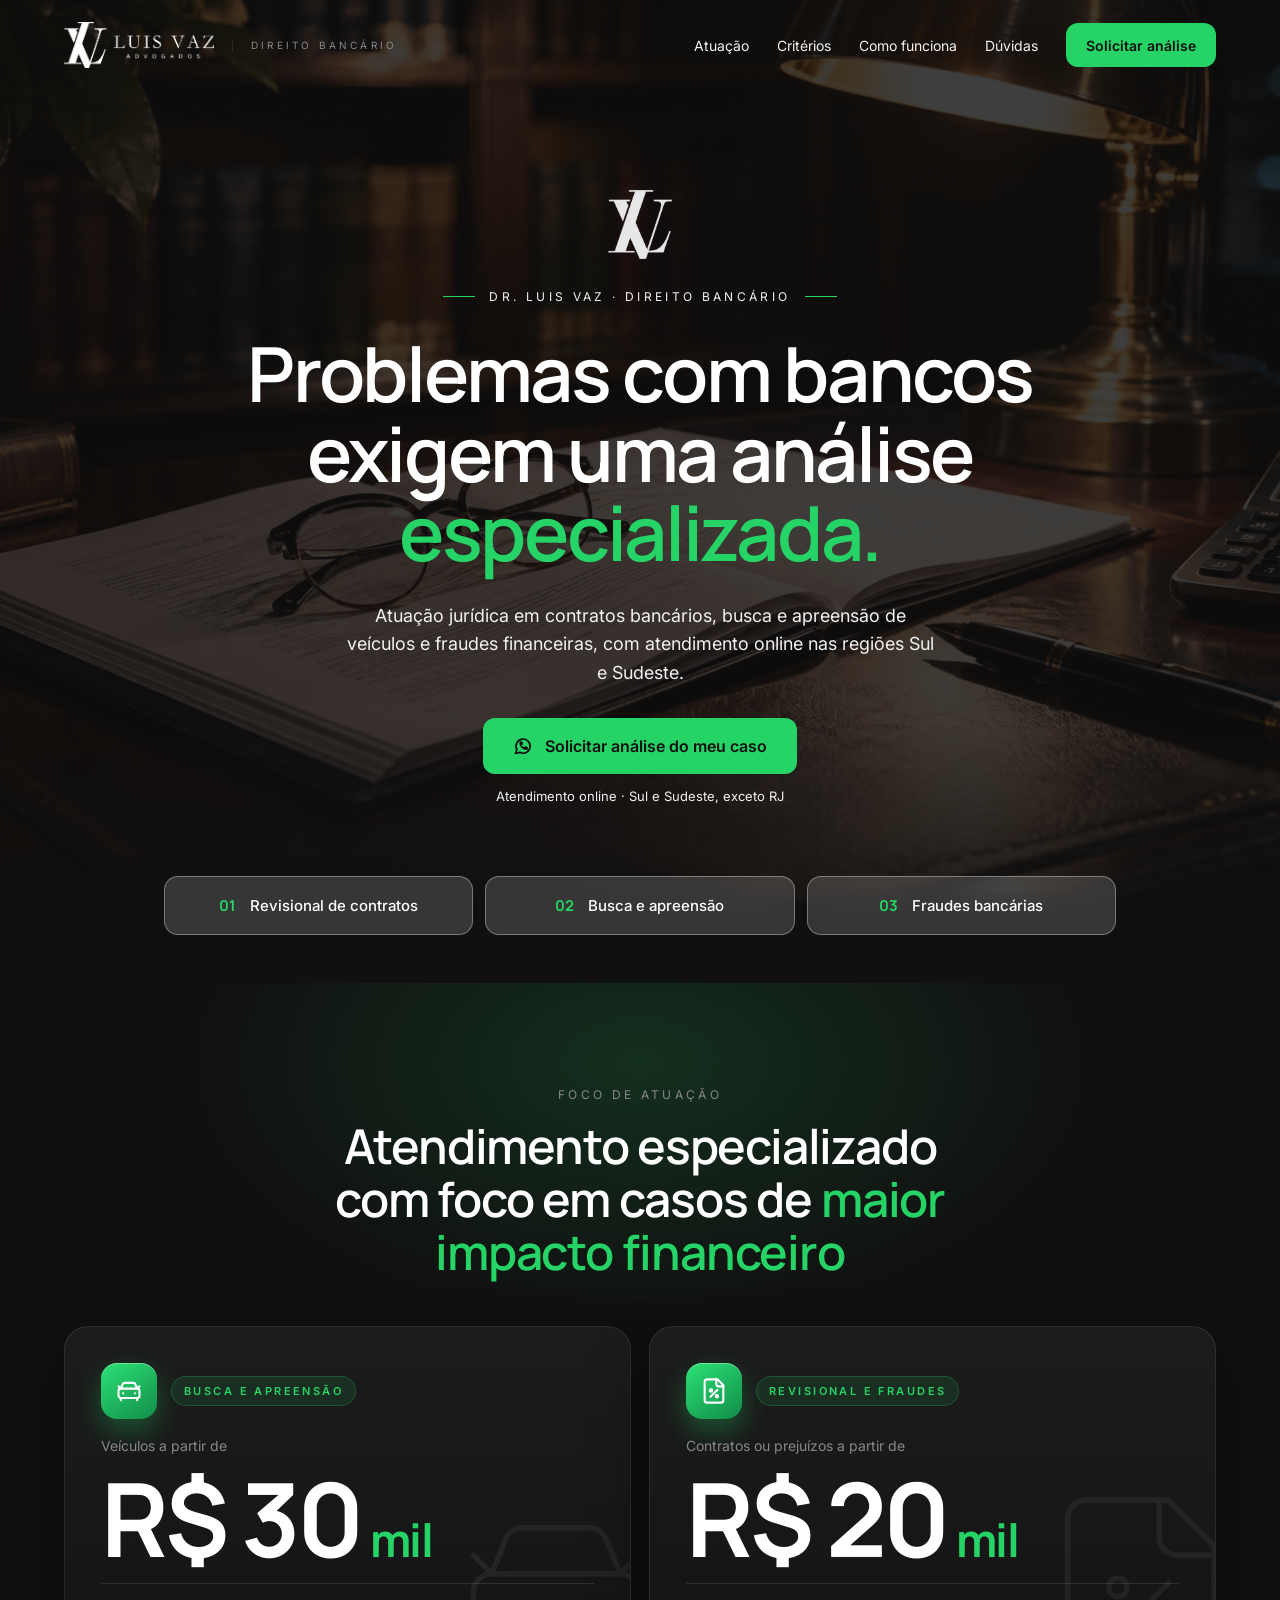
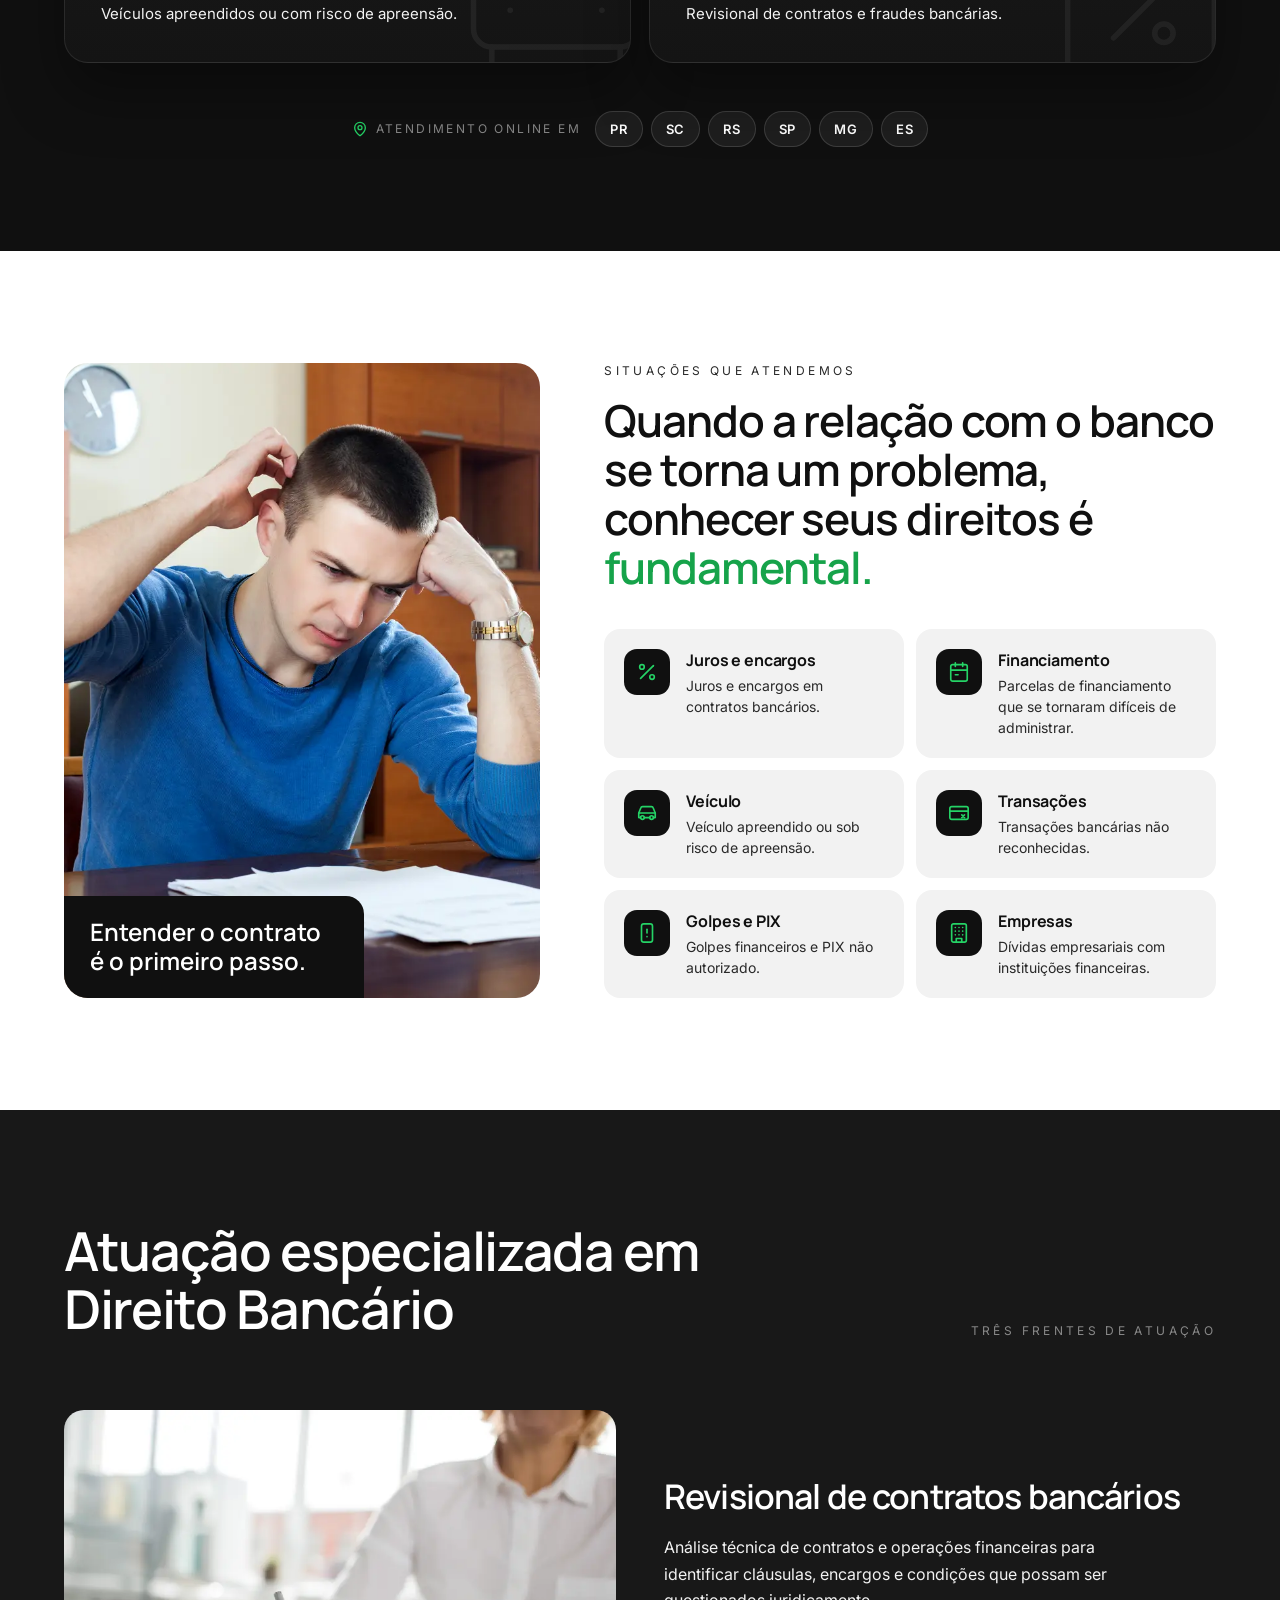
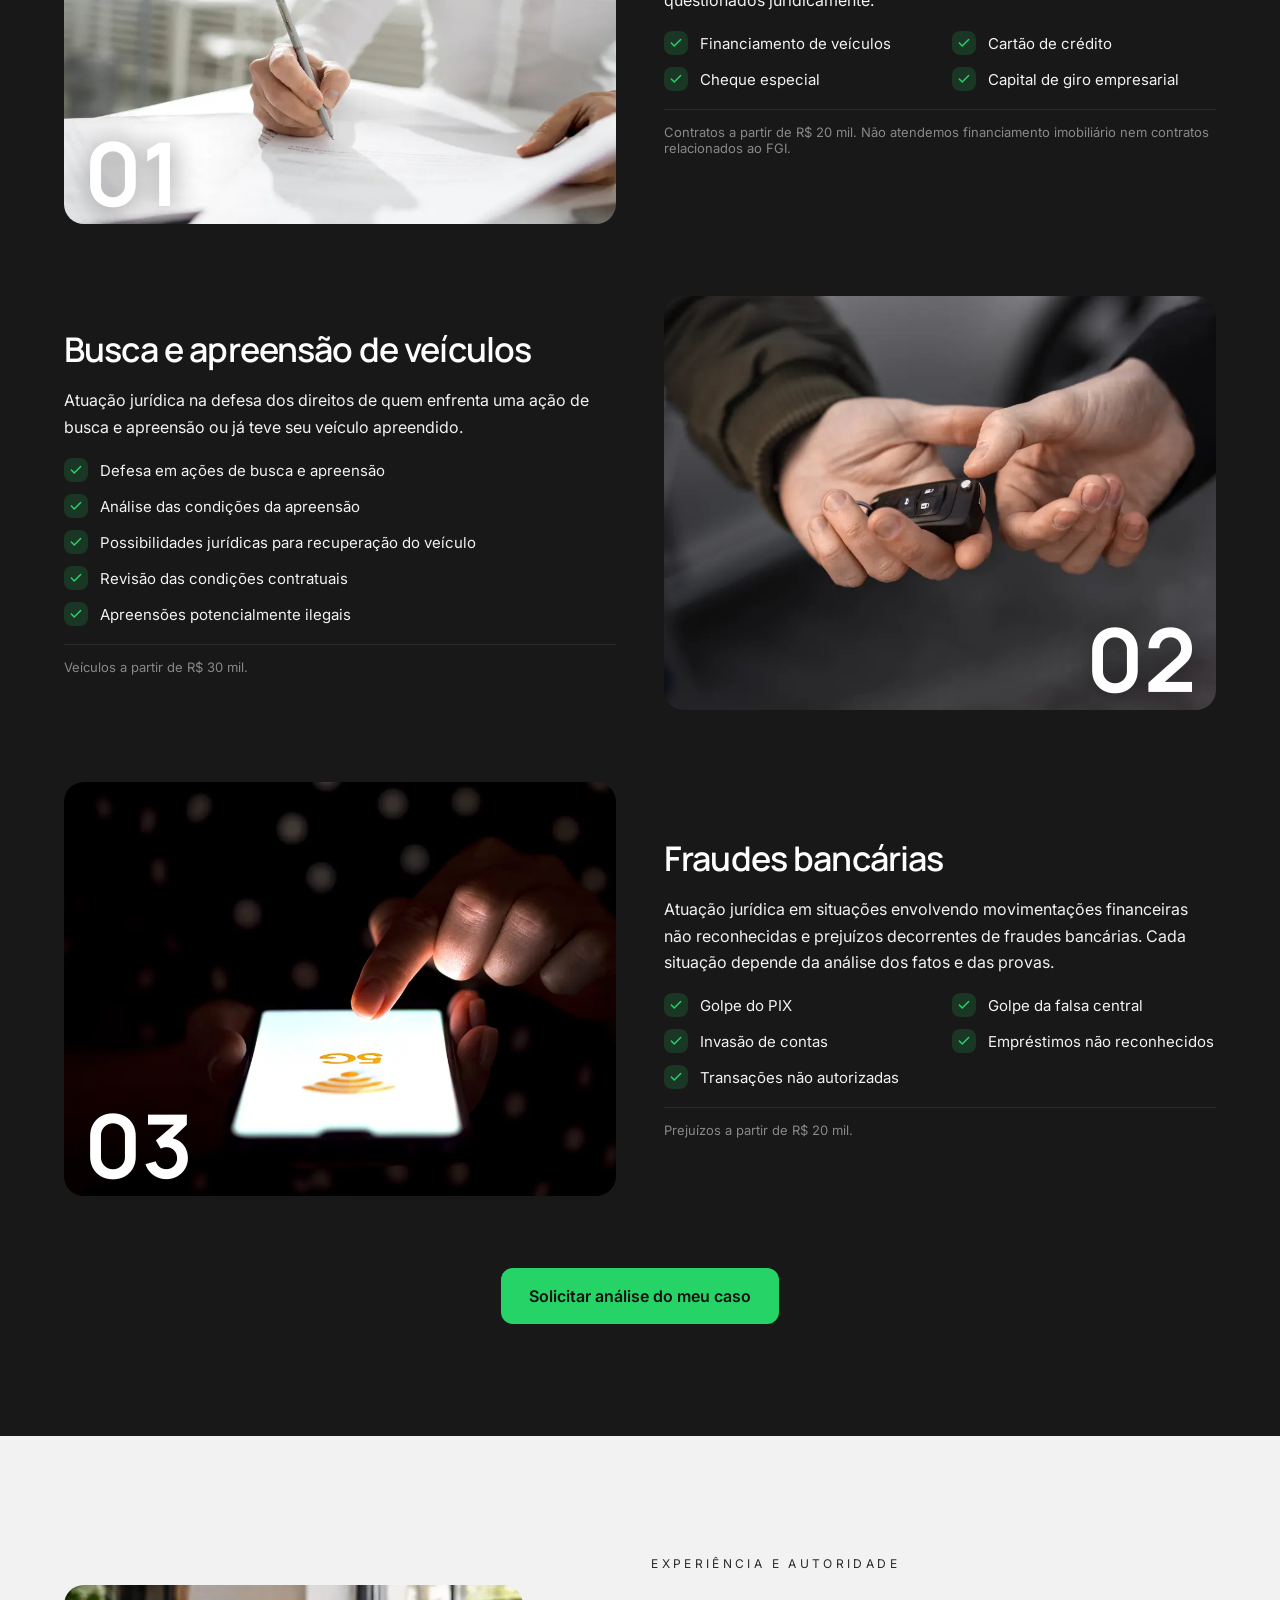
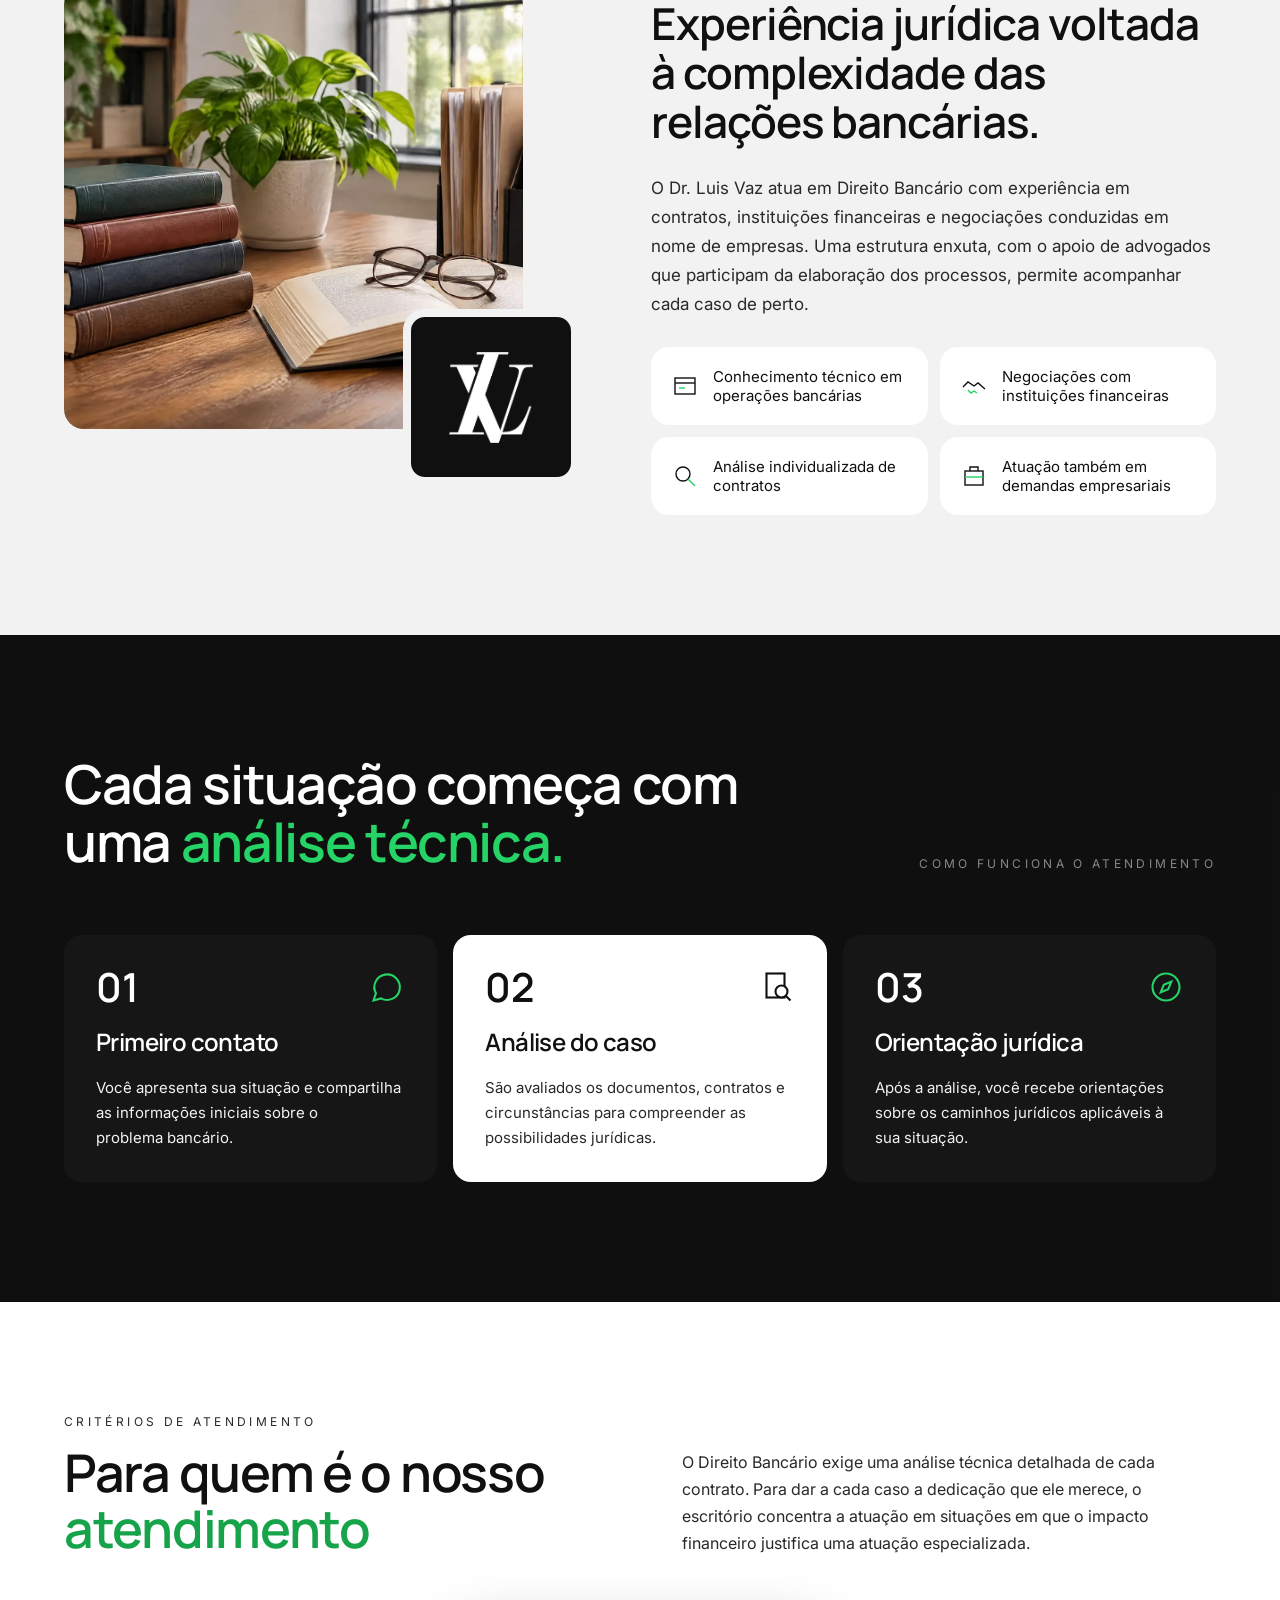
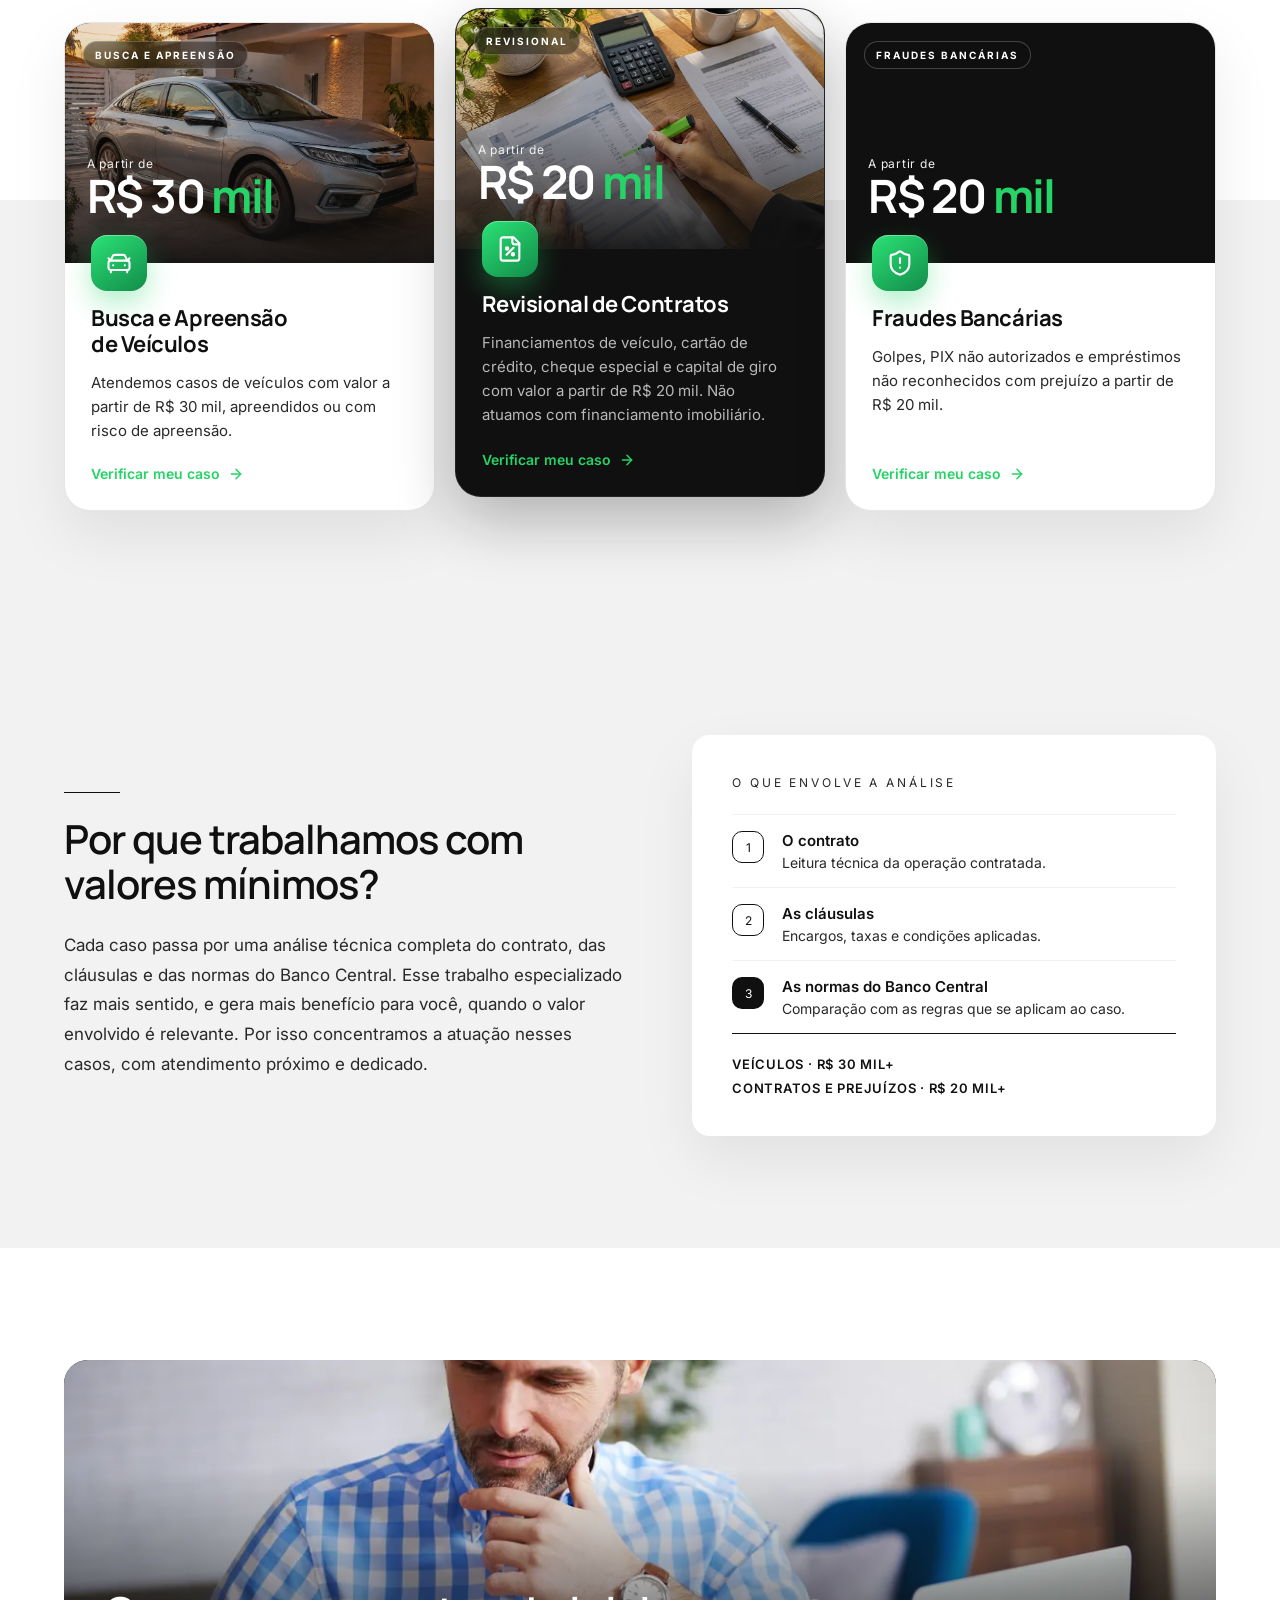
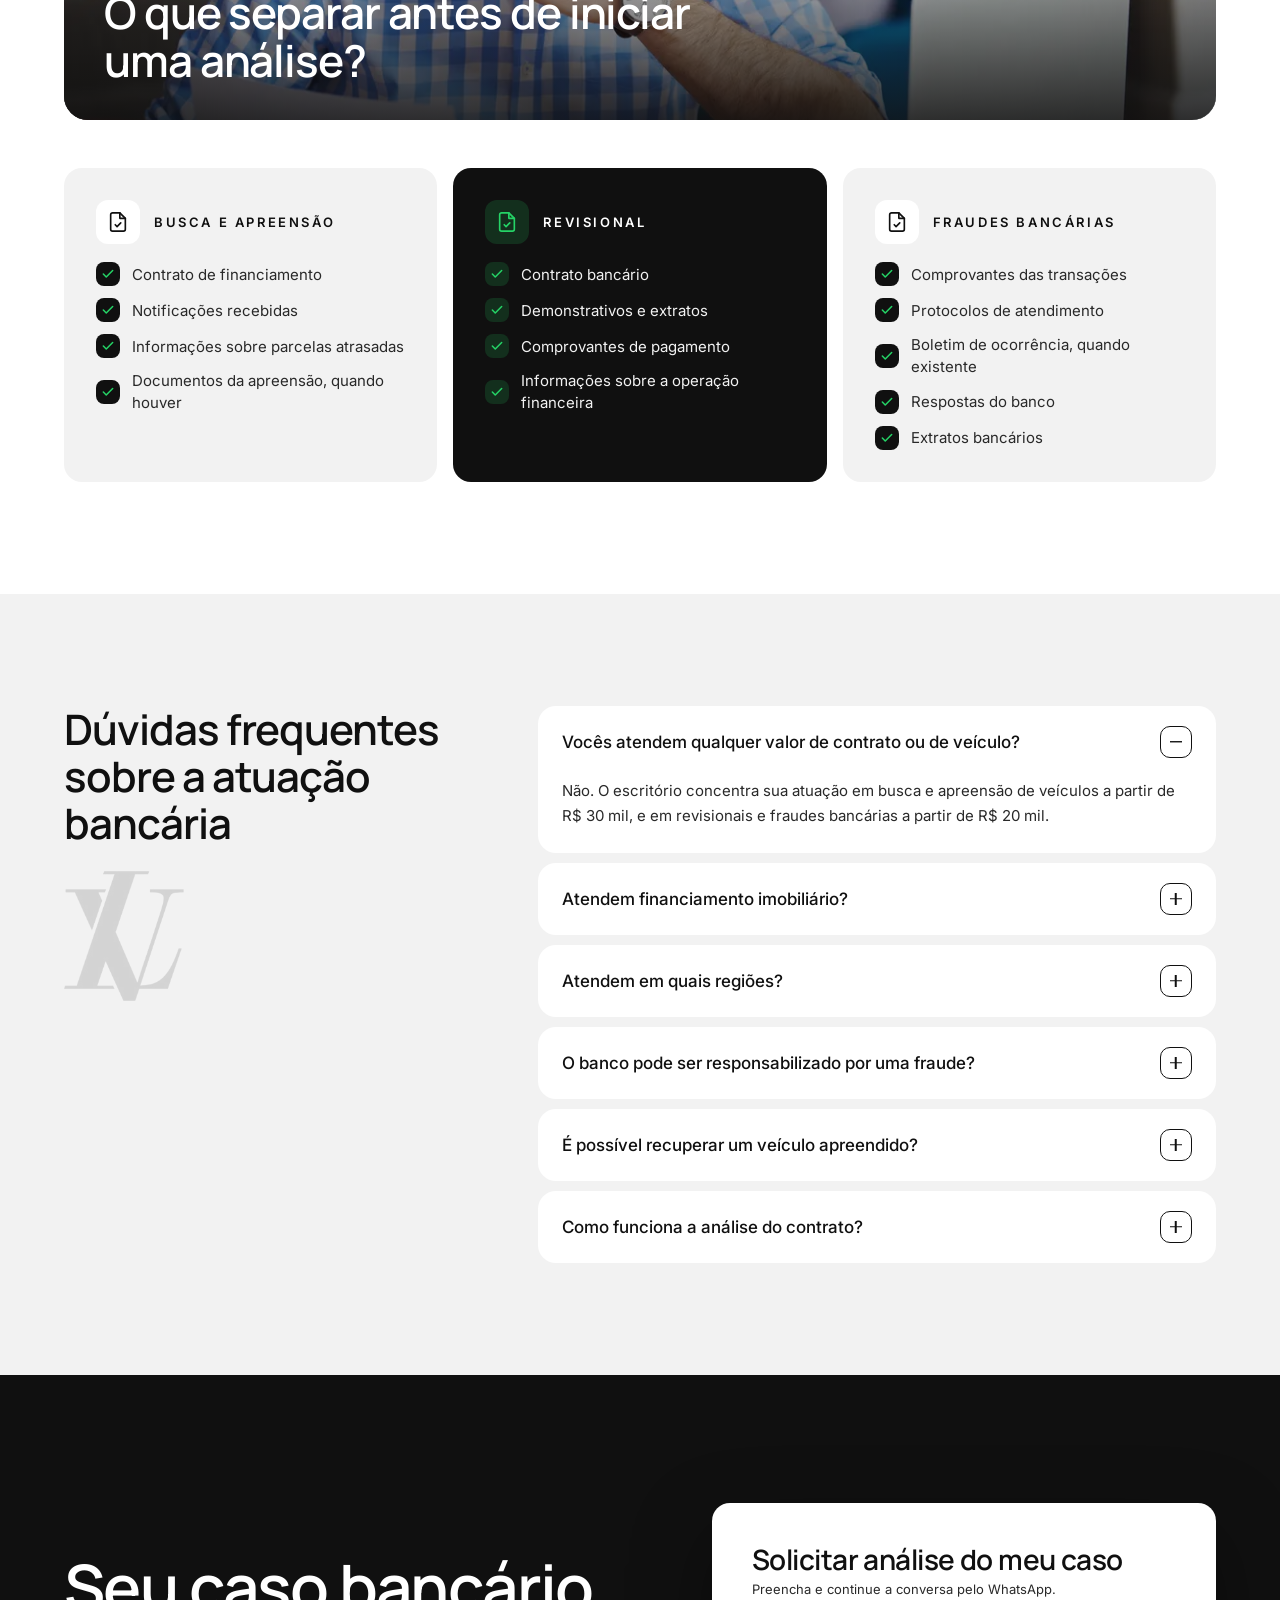
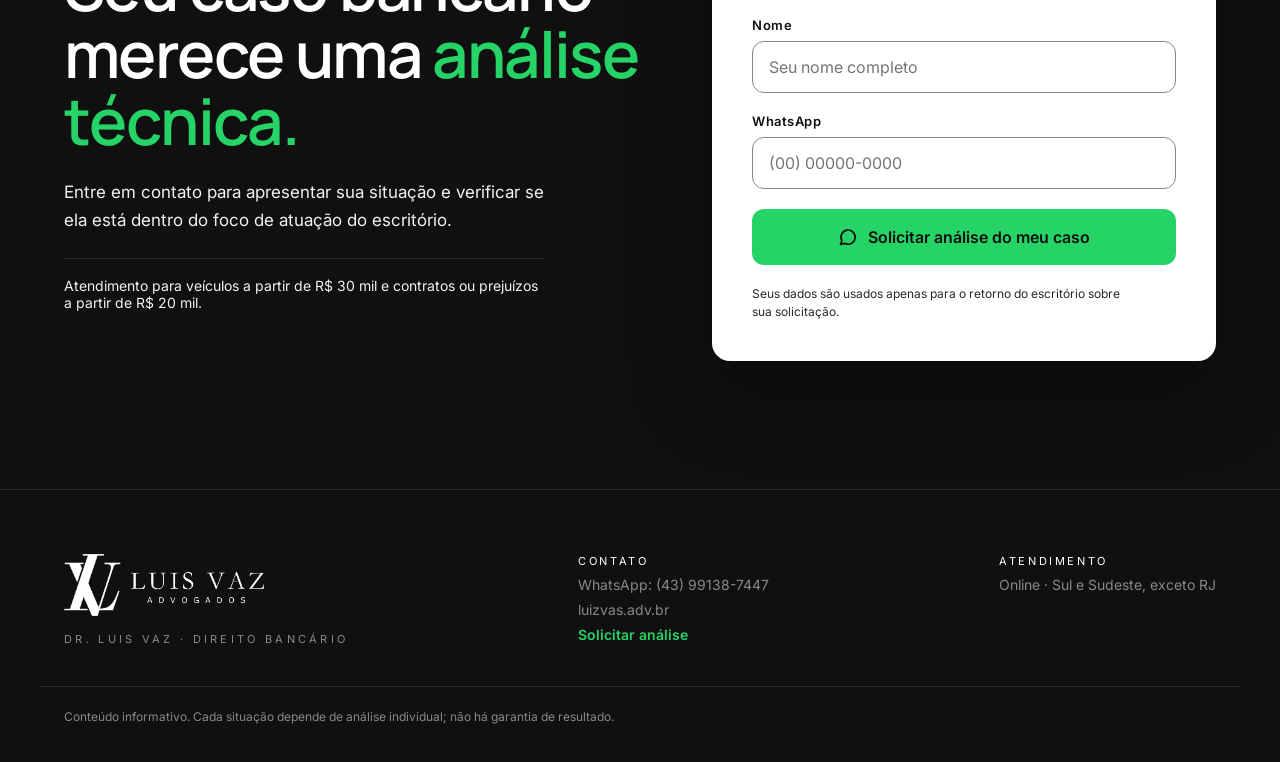
<file: index.html>
<!doctype html>
<html lang="pt-BR">
<head>
<meta charset="utf-8">
<meta name="viewport" content="width=device-width, initial-scale=1">
<title>Dr. Luis Vaz | Direito Bancário — Revisional, Busca e Apreensão e Fraudes</title>
<meta name="description" content="Atuação jurídica em contratos bancários, busca e apreensão de veículos e fraudes financeiras. Atendimento online nas regiões Sul e Sudeste, exceto RJ.">
<link rel="canonical" href="https://luizvas.adv.br/">
<meta name="theme-color" content="#101010">
<meta property="og:type" content="website">
<meta property="og:locale" content="pt_BR">
<meta property="og:site_name" content="Luis Vaz Advogados">
<meta property="og:title" content="Dr. Luis Vaz | Direito Bancário">
<meta property="og:description" content="Problemas com bancos exigem uma análise especializada. Atendimento online no Sul e Sudeste.">
<meta property="og:url" content="https://luizvas.adv.br/">
<meta property="og:image" content="https://luizvas.adv.br/assets/img/og.jpg">
<meta property="og:image:width" content="1200">
<meta property="og:image:height" content="630">
<meta name="twitter:card" content="summary_large_image">
<link rel="icon" type="image/png" href="/assets/img/favicon.png">
<link rel="apple-touch-icon" href="/assets/img/apple-touch-icon.png">
<link rel="preload" as="image" href="/assets/img/hero-c3.webp" type="image/webp" fetchpriority="high">
<link rel="preconnect" href="https://fonts.googleapis.com">
<link rel="preconnect" href="https://fonts.gstatic.com" crossorigin>
<link rel="stylesheet" href="https://fonts.googleapis.com/css2?family=Manrope:wght@500;600;700&amp;family=Inter:wght@400;500;600&amp;display=swap">
<link rel="stylesheet" href="/assets/css/lp.css">
<script type="application/ld+json">{"@context":"https://schema.org","@type":"LegalService","name":"Luis Vaz Advogados","description":"Direito Bancário: revisional de contratos, busca e apreensão de veículos e fraudes bancárias.","url":"https://luizvas.adv.br/","telephone":"+55 43 99138-7447","image":"https://luizvas.adv.br/assets/img/og.jpg","areaServed":["PR","SC","RS","SP","MG","ES"]}</script>
<script src="/assets/js/config.js"></script>
<script src="/assets/js/tracking.js"></script>
</head>
<body>
<main>
<div class="lp" style="width:100%; font-family:Inter, system-ui, sans-serif; color:#FFFFFF; background:#101010">

<!-- HEADER -->
<header style="position:absolute; top:0; left:0; right:0; z-index:5">
  <div style="max-width:1200px; margin:0 auto; padding:22px 24px; display:flex; flex-wrap:wrap; gap:16px; justify-content:space-between; align-items:center">
    <a href="#topo" aria-label="Luis Vaz Advogados — início" style="display:flex; align-items:center; gap:18px; text-decoration:none">
      <img decoding="async" width="661" height="203" src="/assets/img/logo-branco.png" alt="Luis Vaz Advogados" style="width:150px; height:auto; display:block">
      <span class="m-hide" style="font-size:10px; letter-spacing:.32em; color:#888888; border-left:1px solid #292929; padding-left:18px">DIREITO BANCÁRIO</span>
    </a>
    <nav aria-label="Navegação principal" style="display:flex; flex-wrap:wrap; gap:28px; align-items:center; font-size:14px">
      <a class="m-hide navl" href="#atuacao" style="text-decoration:none; color:#F2F2F2">Atuação</a>
      <a class="m-hide navl" href="#criterios" style="text-decoration:none; color:#F2F2F2">Critérios</a>
      <a class="m-hide navl" href="#como-funciona" style="text-decoration:none; color:#F2F2F2">Como funciona</a>
      <a class="m-hide navl" href="#duvidas" style="text-decoration:none; color:#F2F2F2">Dúvidas</a>
      <a class="cta m-hide" href="#form" style="border-radius:12px; text-decoration:none; color:#101010; background:#25D366; padding:12px 20px; font-weight:600; font-size:14px; min-height:44px; display:inline-flex; align-items:center">Solicitar análise</a>
    </nav>
  </div>
</header>

<!-- 01 HERO -->
<section id="topo" class="px px-hero" style="position:relative; overflow:hidden; min-height:860px; display:flex; flex-direction:column; justify-content:center">
  <div aria-hidden="true" style="position:absolute; inset:0; background:rgba(16,16,16,.8)"></div>
  <div aria-hidden="true" style="position:absolute; inset:auto 0 0 0; height:260px; background:linear-gradient(0deg, #101010 0%, rgba(16,16,16,0) 100%)"></div>
  <div class="hero-in" style="position:relative; max-width:960px; width:100%; margin:0 auto; padding:190px 24px 40px; display:flex; flex-direction:column; align-items:center; text-align:center; gap:30px">
    <img decoding="async" width="187" height="203" class="m-hide" src="/assets/img/simbolo-branco.png" alt="" aria-hidden="true" style="width:64px; height:auto; display:block; opacity:.9">
    <div style="display:flex; gap:14px; align-items:center; font-size:12px; letter-spacing:.28em; color:#F2F2F2">
      <span style="width:32px; height:1px; background:#25D366" aria-hidden="true"></span>DR. LUIS VAZ · DIREITO BANCÁRIO<span style="width:32px; height:1px; background:#25D366" aria-hidden="true"></span>
    </div>
    <h1 style="margin:0; font-family:Manrope, sans-serif; font-weight:600; letter-spacing:-.03em; font-size:clamp(40px, 6vw, 76px); line-height:1.04">Problemas com bancos exigem uma análise <em style="color:#25D366; font-style:normal">especializada.</em></h1>
    <p style="margin:0; max-width:600px; font-size:18px; line-height:1.6; color:#F2F2F2">Atuação jurídica em contratos bancários, busca e apreensão de veículos e fraudes financeiras, com atendimento online nas regiões Sul e Sudeste.</p>
    <div style="display:flex; flex-direction:column; gap:14px; align-items:center">
      <a class="cta" href="#form" style="border-radius:12px; text-decoration:none; display:inline-flex; align-items:center; gap:12px; background:#25D366; color:#101010; padding:18px 30px; font-weight:600; font-size:16px; min-height:56px">
        <svg width="20" height="20" viewBox="0 0 24 24" fill="none" stroke="#101010" stroke-width="2" stroke-linecap="round" stroke-linejoin="round" aria-hidden="true"><path d="M3 21l1.6-4.8A8.5 8.5 0 1 1 8 19.6L3 21z"></path><path d="M9 9.5c.3 2.5 2.5 4.7 5 5l1.2-1.2 2 1-.6 1.6c-3.8.4-8.4-4.2-8-8l1.6-.6 1 2L9 9.5z"></path></svg>
        Solicitar análise do meu caso
      </a>
      <span style="font-size:13px; color:#F2F2F2">Atendimento online · Sul e Sudeste, exceto RJ</span>
    </div>
  </div>
  <div style="position:relative; max-width:1000px; width:100%; margin:0 auto; padding:32px 24px 48px">
    <div style="display:grid; grid-template-columns:repeat(auto-fit, minmax(240px, 1fr)); gap:12px">
      <a href="#revisional" style="text-decoration:none; padding:18px 20px; display:flex; gap:14px; align-items:center; justify-content:center; color:#FFFFFF; background:rgba(255,255,255,.16); border:1px solid rgba(255,255,255,.34); border-radius:14px; backdrop-filter:blur(10px); -webkit-backdrop-filter:blur(10px); font-weight:500"><span style="font-family:Manrope, sans-serif; font-weight:700; font-size:15px; color:#25D366">01</span><span style="font-size:15px">Revisional de contratos</span></a>
      <a href="#busca-e-apreensao" style="text-decoration:none; padding:18px 20px; display:flex; gap:14px; align-items:center; justify-content:center; color:#FFFFFF; background:rgba(255,255,255,.16); border:1px solid rgba(255,255,255,.34); border-radius:14px; backdrop-filter:blur(10px); -webkit-backdrop-filter:blur(10px); font-weight:500"><span style="font-family:Manrope, sans-serif; font-weight:700; font-size:15px; color:#25D366">02</span><span style="font-size:15px">Busca e apreensão</span></a>
      <a href="#fraudes" style="text-decoration:none; padding:18px 20px; display:flex; gap:14px; align-items:center; justify-content:center; color:#FFFFFF; background:rgba(255,255,255,.16); border:1px solid rgba(255,255,255,.34); border-radius:14px; backdrop-filter:blur(10px); -webkit-backdrop-filter:blur(10px); font-weight:500"><span style="font-family:Manrope, sans-serif; font-weight:700; font-size:15px; color:#25D366">03</span><span style="font-size:15px">Fraudes bancárias</span></a>
    </div>
  </div>
</section>

<!-- 02 POSICIONAMENTO -->
<section id="criterios" style="position:relative; overflow:hidden; background:#101010; color:#FFFFFF">
  <div aria-hidden="true" style="position:absolute; left:50%; top:-180px; width:900px; height:520px; transform:translateX(-50%); background:radial-gradient(closest-side, rgba(37,211,102,.16), rgba(37,211,102,0)); pointer-events:none"></div>
  <div class="m-pad" style="position:relative; max-width:1200px; margin:0 auto; padding:104px 24px; display:flex; flex-direction:column; gap:48px; align-items:center">
    <div style="display:flex; flex-direction:column; gap:18px; align-items:center; text-align:center; max-width:780px">
      <span style="font-size:12px; letter-spacing:.28em; color:#888888">FOCO DE ATUAÇÃO</span>
      <h2 style="margin:0; font-family:Manrope, sans-serif; font-weight:600; letter-spacing:-.025em; font-size:clamp(30px, 4vw, 48px); line-height:1.1">Atendimento especializado com foco em casos de <em style="color:#25D366; font-style:normal">maior impacto financeiro</em></h2>
    </div>
    <div style="width:100%; display:grid; grid-template-columns:repeat(auto-fit, minmax(300px, 1fr)); gap:18px">
        <div class="foco" style="position:relative; overflow:hidden; border-radius:24px; background:linear-gradient(180deg, #1C1C1C 0%, #141414 100%); border:1px solid rgba(255,255,255,.09); padding:36px; display:flex; flex-direction:column; gap:18px; box-shadow:0 30px 60px rgba(0,0,0,.35)">
          <svg aria-hidden="true" width="220" height="220" viewBox="0 0 24 24" fill="none" stroke="#FFFFFF" stroke-width=".6" stroke-linecap="round" stroke-linejoin="round" style="position:absolute; right:-36px; bottom:-40px; opacity:.06"><path d="m21 8-2 2-1.5-3.7A2 2 0 0 0 15.646 5H8.4a2 2 0 0 0-1.903 1.257L5 10 3 8"></path><path d="M7 14h.01"></path><path d="M17 14h.01"></path><rect width="18" height="8" x="3" y="10" rx="2"></rect><path d="M5 18v2"></path><path d="M19 18v2"></path></svg>
          <div style="position:relative; display:flex; align-items:center; gap:14px"><span aria-hidden="true" style="width:56px; height:56px; border-radius:16px; background:linear-gradient(145deg, #2BE275 0%, #128C4A 100%); box-shadow:0 12px 28px rgba(37,211,102,.32), inset 0 1px 0 rgba(255,255,255,.35); display:flex; align-items:center; justify-content:center; flex:0 0 auto"><svg width="28" height="28" viewBox="0 0 24 24" fill="none" stroke="#FFFFFF" stroke-width="1.8" stroke-linecap="round" stroke-linejoin="round"><path d="m21 8-2 2-1.5-3.7A2 2 0 0 0 15.646 5H8.4a2 2 0 0 0-1.903 1.257L5 10 3 8"></path><path d="M7 14h.01"></path><path d="M17 14h.01"></path><rect width="18" height="8" x="3" y="10" rx="2"></rect><path d="M5 18v2"></path><path d="M19 18v2"></path></svg></span><span style="font-size:11px; letter-spacing:.22em; font-weight:600; color:#25D366; background:rgba(37,211,102,.1); border:1px solid rgba(37,211,102,.25); padding:7px 12px; border-radius:999px">BUSCA E APREENSÃO</span></div>
          <span style="position:relative; font-size:14px; color:#888888">Veículos a partir de</span>
          <div style="position:relative; display:flex; align-items:baseline; gap:10px; flex-wrap:wrap"><span style="font-family:Manrope, sans-serif; font-weight:700; letter-spacing:-.04em; font-size:clamp(64px, 8vw, 104px); line-height:.9; color:#FFFFFF">R$ 30</span><span style="font-family:Manrope, sans-serif; font-weight:700; letter-spacing:-.03em; font-size:clamp(32px, 3.6vw, 48px); line-height:1; color:#25D366">mil</span></div>
          <p style="position:relative; margin:0; padding-top:18px; border-top:1px solid rgba(255,255,255,.1); font-size:15px; line-height:1.6; color:#F2F2F2">Veículos apreendidos ou com risco de apreensão.</p>
        </div>
        <div class="foco" style="position:relative; overflow:hidden; border-radius:24px; background:linear-gradient(180deg, #1C1C1C 0%, #141414 100%); border:1px solid rgba(255,255,255,.09); padding:36px; display:flex; flex-direction:column; gap:18px; box-shadow:0 30px 60px rgba(0,0,0,.35)">
          <svg aria-hidden="true" width="220" height="220" viewBox="0 0 24 24" fill="none" stroke="#FFFFFF" stroke-width=".6" stroke-linecap="round" stroke-linejoin="round" style="position:absolute; right:-36px; bottom:-40px; opacity:.06"><path d="M15 2H6a2 2 0 0 0-2 2v16a2 2 0 0 0 2 2h12a2 2 0 0 0 2-2V7Z"></path><path d="M14 2v4a2 2 0 0 0 2 2h4"></path><path d="m9 17 6-6"></path><circle cx="9.5" cy="11.5" r="1"></circle><circle cx="14.5" cy="16.5" r="1"></circle></svg>
          <div style="position:relative; display:flex; align-items:center; gap:14px"><span aria-hidden="true" style="width:56px; height:56px; border-radius:16px; background:linear-gradient(145deg, #2BE275 0%, #128C4A 100%); box-shadow:0 12px 28px rgba(37,211,102,.32), inset 0 1px 0 rgba(255,255,255,.35); display:flex; align-items:center; justify-content:center; flex:0 0 auto"><svg width="28" height="28" viewBox="0 0 24 24" fill="none" stroke="#FFFFFF" stroke-width="1.8" stroke-linecap="round" stroke-linejoin="round"><path d="M15 2H6a2 2 0 0 0-2 2v16a2 2 0 0 0 2 2h12a2 2 0 0 0 2-2V7Z"></path><path d="M14 2v4a2 2 0 0 0 2 2h4"></path><path d="m9 17 6-6"></path><circle cx="9.5" cy="11.5" r="1"></circle><circle cx="14.5" cy="16.5" r="1"></circle></svg></span><span style="font-size:11px; letter-spacing:.22em; font-weight:600; color:#25D366; background:rgba(37,211,102,.1); border:1px solid rgba(37,211,102,.25); padding:7px 12px; border-radius:999px">REVISIONAL E FRAUDES</span></div>
          <span style="position:relative; font-size:14px; color:#888888">Contratos ou prejuízos a partir de</span>
          <div style="position:relative; display:flex; align-items:baseline; gap:10px; flex-wrap:wrap"><span style="font-family:Manrope, sans-serif; font-weight:700; letter-spacing:-.04em; font-size:clamp(64px, 8vw, 104px); line-height:.9; color:#FFFFFF">R$ 20</span><span style="font-family:Manrope, sans-serif; font-weight:700; letter-spacing:-.03em; font-size:clamp(32px, 3.6vw, 48px); line-height:1; color:#25D366">mil</span></div>
          <p style="position:relative; margin:0; padding-top:18px; border-top:1px solid rgba(255,255,255,.1); font-size:15px; line-height:1.6; color:#F2F2F2">Revisional de contratos e fraudes bancárias.</p>
        </div>
    </div>
    <div style="display:flex; flex-wrap:wrap; gap:10px 14px; align-items:center; justify-content:center">
      <span style="display:inline-flex; align-items:center; gap:8px; font-size:12px; letter-spacing:.2em; color:#888888"><svg width="16" height="16" viewBox="0 0 24 24" fill="none" stroke="#25D366" stroke-width="2" stroke-linecap="round" stroke-linejoin="round" aria-hidden="true"><path d="M20 10c0 4.993-5.539 10.193-7.399 11.799a1 1 0 0 1-1.202 0C9.539 20.193 4 14.993 4 10a8 8 0 0 1 16 0"></path><circle cx="12" cy="10" r="3"></circle></svg>ATENDIMENTO ONLINE EM</span>
      <div style="display:flex; flex-wrap:wrap; gap:8px; justify-content:center"><span style="font-size:13px; font-weight:600; letter-spacing:.06em; color:#FFFFFF; background:rgba(255,255,255,.06); border:1px solid rgba(255,255,255,.14); padding:9px 14px; border-radius:999px">PR</span><span style="font-size:13px; font-weight:600; letter-spacing:.06em; color:#FFFFFF; background:rgba(255,255,255,.06); border:1px solid rgba(255,255,255,.14); padding:9px 14px; border-radius:999px">SC</span><span style="font-size:13px; font-weight:600; letter-spacing:.06em; color:#FFFFFF; background:rgba(255,255,255,.06); border:1px solid rgba(255,255,255,.14); padding:9px 14px; border-radius:999px">RS</span><span style="font-size:13px; font-weight:600; letter-spacing:.06em; color:#FFFFFF; background:rgba(255,255,255,.06); border:1px solid rgba(255,255,255,.14); padding:9px 14px; border-radius:999px">SP</span><span style="font-size:13px; font-weight:600; letter-spacing:.06em; color:#FFFFFF; background:rgba(255,255,255,.06); border:1px solid rgba(255,255,255,.14); padding:9px 14px; border-radius:999px">MG</span><span style="font-size:13px; font-weight:600; letter-spacing:.06em; color:#FFFFFF; background:rgba(255,255,255,.06); border:1px solid rgba(255,255,255,.14); padding:9px 14px; border-radius:999px">ES</span></div>
    </div>
  </div>
</section>

<!-- 03 PROBLEMAS -->
<section id="situacoes" style="background:#FFFFFF; color:#101010">
  <div class="m-pad" style="max-width:1200px; margin:0 auto; padding:112px 24px; display:flex; flex-wrap:wrap; gap:64px; align-items:stretch">
    <div class="zoom" style="border-radius:24px; flex:1 1 400px; min-width:0; position:relative; overflow:hidden; min-height:440px">
      <img decoding="async" width="1200" height="963" src="/assets/img/problema-c.webp" alt="Homem preocupado analisando papéis e contas sobre a mesa" loading="lazy" style="position:absolute; inset:0; width:100%; height:100%; object-fit:cover">
      <div style="position:absolute; left:0; bottom:0; background:#101010; color:#FFFFFF; padding:22px 26px; max-width:300px; border-radius:0 18px 0 0; font-family:Manrope, sans-serif; font-weight:600; font-size:24px; line-height:1.2">Entender o contrato é o primeiro passo.</div>
    </div>
    <div style="flex:1.2 1 520px; min-width:0; display:flex; flex-direction:column; gap:36px">
      <div style="display:flex; flex-direction:column; gap:18px">
        <span style="font-size:12px; letter-spacing:.28em; color:#292929">SITUAÇÕES QUE ATENDEMOS</span>
        <h2 style="margin:0; font-family:Manrope, sans-serif; font-weight:600; letter-spacing:-.025em; font-size:clamp(30px, 3.6vw, 44px); line-height:1.12">Quando a relação com o banco se torna um problema, conhecer seus direitos é <em style="font-style:normal; color:#16A34A">fundamental.</em></h2>
      </div>
      <div style="display:grid; grid-template-columns:repeat(auto-fit, minmax(240px, 1fr)); gap:12px">
        <div class="sit" style="border-radius:16px; background:#F2F2F2; padding:20px; display:flex; gap:16px; align-items:flex-start">
          <span aria-hidden="true" style="width:46px; height:46px; border-radius:13px; background:#101010; display:flex; align-items:center; justify-content:center; flex:0 0 auto"><svg width="22" height="22" viewBox="0 0 24 24" fill="none" stroke="#25D366" stroke-width="1.8" stroke-linecap="round" stroke-linejoin="round"><line x1="19" y1="5" x2="5" y2="19"></line><circle cx="6.5" cy="6.5" r="2.5"></circle><circle cx="17.5" cy="17.5" r="2.5"></circle></svg></span>
          <div style="display:flex; flex-direction:column; gap:4px"><strong style="font-family:Manrope, sans-serif; font-weight:700; font-size:16px; letter-spacing:-.01em">Juros e encargos</strong><span style="font-size:14px; line-height:1.5; color:#292929">Juros e encargos em contratos bancários.</span></div>
        </div>
        <div class="sit" style="border-radius:16px; background:#F2F2F2; padding:20px; display:flex; gap:16px; align-items:flex-start">
          <span aria-hidden="true" style="width:46px; height:46px; border-radius:13px; background:#101010; display:flex; align-items:center; justify-content:center; flex:0 0 auto"><svg width="22" height="22" viewBox="0 0 24 24" fill="none" stroke="#25D366" stroke-width="1.8" stroke-linecap="round" stroke-linejoin="round"><rect x="3" y="4" width="18" height="18" rx="2"></rect><path d="M16 2v4M8 2v4M3 10h18"></path><path d="M8 15h3"></path></svg></span>
          <div style="display:flex; flex-direction:column; gap:4px"><strong style="font-family:Manrope, sans-serif; font-weight:700; font-size:16px; letter-spacing:-.01em">Financiamento</strong><span style="font-size:14px; line-height:1.5; color:#292929">Parcelas de financiamento que se tornaram difíceis de administrar.</span></div>
        </div>
        <div class="sit" style="border-radius:16px; background:#F2F2F2; padding:20px; display:flex; gap:16px; align-items:flex-start">
          <span aria-hidden="true" style="width:46px; height:46px; border-radius:13px; background:#101010; display:flex; align-items:center; justify-content:center; flex:0 0 auto"><svg width="22" height="22" viewBox="0 0 24 24" fill="none" stroke="#25D366" stroke-width="1.8" stroke-linecap="round" stroke-linejoin="round"><path d="M5 17H3v-5l2.2-5.5A2 2 0 0 1 7.1 5h9.8a2 2 0 0 1 1.9 1.5L21 12v5h-2"></path><path d="M9 17h6"></path><circle cx="7" cy="17" r="2"></circle><circle cx="17" cy="17" r="2"></circle><path d="M3 12h18"></path></svg></span>
          <div style="display:flex; flex-direction:column; gap:4px"><strong style="font-family:Manrope, sans-serif; font-weight:700; font-size:16px; letter-spacing:-.01em">Veículo</strong><span style="font-size:14px; line-height:1.5; color:#292929">Veículo apreendido ou sob risco de apreensão.</span></div>
        </div>
        <div class="sit" style="border-radius:16px; background:#F2F2F2; padding:20px; display:flex; gap:16px; align-items:flex-start">
          <span aria-hidden="true" style="width:46px; height:46px; border-radius:13px; background:#101010; display:flex; align-items:center; justify-content:center; flex:0 0 auto"><svg width="22" height="22" viewBox="0 0 24 24" fill="none" stroke="#25D366" stroke-width="1.8" stroke-linecap="round" stroke-linejoin="round"><rect x="2" y="5" width="20" height="14" rx="2"></rect><path d="M2 10h20"></path><path d="m15 14 3 3M18 14l-3 3"></path></svg></span>
          <div style="display:flex; flex-direction:column; gap:4px"><strong style="font-family:Manrope, sans-serif; font-weight:700; font-size:16px; letter-spacing:-.01em">Transações</strong><span style="font-size:14px; line-height:1.5; color:#292929">Transações bancárias não reconhecidas.</span></div>
        </div>
        <div class="sit" style="border-radius:16px; background:#F2F2F2; padding:20px; display:flex; gap:16px; align-items:flex-start">
          <span aria-hidden="true" style="width:46px; height:46px; border-radius:13px; background:#101010; display:flex; align-items:center; justify-content:center; flex:0 0 auto"><svg width="22" height="22" viewBox="0 0 24 24" fill="none" stroke="#25D366" stroke-width="1.8" stroke-linecap="round" stroke-linejoin="round"><rect x="6" y="2" width="12" height="20" rx="2.5"></rect><path d="M12 8v4"></path><path d="M12 16h.01"></path></svg></span>
          <div style="display:flex; flex-direction:column; gap:4px"><strong style="font-family:Manrope, sans-serif; font-weight:700; font-size:16px; letter-spacing:-.01em">Golpes e PIX</strong><span style="font-size:14px; line-height:1.5; color:#292929">Golpes financeiros e PIX não autorizado.</span></div>
        </div>
        <div class="sit" style="border-radius:16px; background:#F2F2F2; padding:20px; display:flex; gap:16px; align-items:flex-start">
          <span aria-hidden="true" style="width:46px; height:46px; border-radius:13px; background:#101010; display:flex; align-items:center; justify-content:center; flex:0 0 auto"><svg width="22" height="22" viewBox="0 0 24 24" fill="none" stroke="#25D366" stroke-width="1.8" stroke-linecap="round" stroke-linejoin="round"><rect x="4" y="2" width="16" height="20" rx="2"></rect><path d="M9 22v-4h6v4"></path><path d="M8 6h.01M12 6h.01M16 6h.01M8 10h.01M12 10h.01M16 10h.01M8 14h.01M12 14h.01M16 14h.01"></path></svg></span>
          <div style="display:flex; flex-direction:column; gap:4px"><strong style="font-family:Manrope, sans-serif; font-weight:700; font-size:16px; letter-spacing:-.01em">Empresas</strong><span style="font-size:14px; line-height:1.5; color:#292929">Dívidas empresariais com instituições financeiras.</span></div>
        </div>
      </div>
    </div>
  </div>
</section>

<!-- 04 ÁREAS -->
<section id="atuacao" style="background:#181818">
  <div class="m-pad" style="max-width:1200px; margin:0 auto; padding:112px 24px; display:flex; flex-direction:column; gap:72px">
    <div style="display:flex; flex-wrap:wrap; gap:24px; justify-content:space-between; align-items:flex-end">
      <h2 style="margin:0; font-family:Manrope, sans-serif; font-weight:600; letter-spacing:-.025em; font-size:clamp(32px, 4.2vw, 54px); line-height:1.08; max-width:680px">Atuação especializada em Direito Bancário</h2>
      <span style="font-size:12px; letter-spacing:.28em; color:#888888">TRÊS FRENTES DE ATUAÇÃO</span>
    </div>

    <article id="revisional" style="display:flex; flex-wrap:wrap; gap:48px; align-items:center">
      <div class="zoom" style="border-radius:20px; flex:1 1 420px; min-width:0; position:relative; overflow:hidden; aspect-ratio:4/3">
        <img decoding="async" width="1000" height="666" src="/assets/img/revisional-c.webp" alt="Pessoa assinando um contrato" loading="lazy" style="width:100%; height:100%; object-fit:cover; display:block">
        <span style="position:absolute; left:20px; bottom:8px; font-family:Manrope, sans-serif; font-weight:600; font-size:88px; line-height:1; color:#FFFFFF; font-weight:700; text-shadow:0 4px 28px rgba(0,0,0,.55)">01</span>
      </div>
      <div style="flex:1 1 420px; min-width:0; display:flex; flex-direction:column; gap:18px">
        <h3 style="margin:0; font-family:Manrope, sans-serif; font-weight:600; letter-spacing:-.025em; font-size:clamp(26px, 2.8vw, 34px); line-height:1.15">Revisional de contratos bancários</h3>
        <p style="margin:0; font-size:16px; line-height:1.65; color:#F2F2F2">Análise técnica de contratos e operações financeiras para identificar cláusulas, encargos e condições que possam ser questionados juridicamente.</p>
        <ul style="margin:0; padding:0; list-style:none; display:grid; grid-template-columns:repeat(2, minmax(0, 1fr)); gap:12px 24px; font-size:15px; color:#F2F2F2">
          <li style="display:flex; gap:12px; align-items:center"><span aria-hidden="true" style="width:24px; height:24px; border-radius:8px; background:rgba(37,211,102,.16); display:inline-flex; align-items:center; justify-content:center; flex:0 0 auto"><svg width="14" height="14" viewBox="0 0 24 24" fill="none" stroke="#25D366" stroke-width="2.6" stroke-linecap="round" stroke-linejoin="round"><path d="M20 6 9 17l-5-5"></path></svg></span>Financiamento de veículos</li>
          <li style="display:flex; gap:12px; align-items:center"><span aria-hidden="true" style="width:24px; height:24px; border-radius:8px; background:rgba(37,211,102,.16); display:inline-flex; align-items:center; justify-content:center; flex:0 0 auto"><svg width="14" height="14" viewBox="0 0 24 24" fill="none" stroke="#25D366" stroke-width="2.6" stroke-linecap="round" stroke-linejoin="round"><path d="M20 6 9 17l-5-5"></path></svg></span>Cartão de crédito</li>
          <li style="display:flex; gap:12px; align-items:center"><span aria-hidden="true" style="width:24px; height:24px; border-radius:8px; background:rgba(37,211,102,.16); display:inline-flex; align-items:center; justify-content:center; flex:0 0 auto"><svg width="14" height="14" viewBox="0 0 24 24" fill="none" stroke="#25D366" stroke-width="2.6" stroke-linecap="round" stroke-linejoin="round"><path d="M20 6 9 17l-5-5"></path></svg></span>Cheque especial</li>
          <li style="display:flex; gap:12px; align-items:center"><span aria-hidden="true" style="width:24px; height:24px; border-radius:8px; background:rgba(37,211,102,.16); display:inline-flex; align-items:center; justify-content:center; flex:0 0 auto"><svg width="14" height="14" viewBox="0 0 24 24" fill="none" stroke="#25D366" stroke-width="2.6" stroke-linecap="round" stroke-linejoin="round"><path d="M20 6 9 17l-5-5"></path></svg></span>Capital de giro empresarial</li>
        </ul>
        <p style="margin:0; font-size:13px; color:#888888; border-top:1px solid #292929; padding-top:14px">Contratos a partir de R$ 20 mil. Não atendemos financiamento imobiliário nem contratos relacionados ao FGI.</p>
      </div>
    </article>

    <article id="busca-e-apreensao" style="display:flex; flex-wrap:wrap; flex-direction:row-reverse; gap:48px; align-items:center">
      <div class="zoom" style="border-radius:20px; flex:1 1 420px; min-width:0; position:relative; overflow:hidden; aspect-ratio:4/3">
        <img decoding="async" width="1000" height="666" src="/assets/img/busca-c.webp" alt="Mãos segurando a chave de um carro" loading="lazy" style="width:100%; height:100%; object-fit:cover; display:block">
        <span style="position:absolute; right:20px; bottom:8px; font-family:Manrope, sans-serif; font-weight:600; font-size:88px; line-height:1; color:#FFFFFF; font-weight:700; text-shadow:0 4px 28px rgba(0,0,0,.55)">02</span>
      </div>
      <div style="flex:1 1 420px; min-width:0; display:flex; flex-direction:column; gap:18px">
        <h3 style="margin:0; font-family:Manrope, sans-serif; font-weight:600; letter-spacing:-.025em; font-size:clamp(26px, 2.8vw, 34px); line-height:1.15">Busca e apreensão de veículos</h3>
        <p style="margin:0; font-size:16px; line-height:1.65; color:#F2F2F2">Atuação jurídica na defesa dos direitos de quem enfrenta uma ação de busca e apreensão ou já teve seu veículo apreendido.</p>
        <ul style="margin:0; padding:0; list-style:none; display:flex; flex-direction:column; gap:12px; font-size:15px; color:#F2F2F2">
          <li style="display:flex; gap:12px; align-items:center"><span aria-hidden="true" style="width:24px; height:24px; border-radius:8px; background:rgba(37,211,102,.16); display:inline-flex; align-items:center; justify-content:center; flex:0 0 auto"><svg width="14" height="14" viewBox="0 0 24 24" fill="none" stroke="#25D366" stroke-width="2.6" stroke-linecap="round" stroke-linejoin="round"><path d="M20 6 9 17l-5-5"></path></svg></span>Defesa em ações de busca e apreensão</li>
          <li style="display:flex; gap:12px; align-items:center"><span aria-hidden="true" style="width:24px; height:24px; border-radius:8px; background:rgba(37,211,102,.16); display:inline-flex; align-items:center; justify-content:center; flex:0 0 auto"><svg width="14" height="14" viewBox="0 0 24 24" fill="none" stroke="#25D366" stroke-width="2.6" stroke-linecap="round" stroke-linejoin="round"><path d="M20 6 9 17l-5-5"></path></svg></span>Análise das condições da apreensão</li>
          <li style="display:flex; gap:12px; align-items:center"><span aria-hidden="true" style="width:24px; height:24px; border-radius:8px; background:rgba(37,211,102,.16); display:inline-flex; align-items:center; justify-content:center; flex:0 0 auto"><svg width="14" height="14" viewBox="0 0 24 24" fill="none" stroke="#25D366" stroke-width="2.6" stroke-linecap="round" stroke-linejoin="round"><path d="M20 6 9 17l-5-5"></path></svg></span>Possibilidades jurídicas para recuperação do veículo</li>
          <li style="display:flex; gap:12px; align-items:center"><span aria-hidden="true" style="width:24px; height:24px; border-radius:8px; background:rgba(37,211,102,.16); display:inline-flex; align-items:center; justify-content:center; flex:0 0 auto"><svg width="14" height="14" viewBox="0 0 24 24" fill="none" stroke="#25D366" stroke-width="2.6" stroke-linecap="round" stroke-linejoin="round"><path d="M20 6 9 17l-5-5"></path></svg></span>Revisão das condições contratuais</li>
          <li style="display:flex; gap:12px; align-items:center"><span aria-hidden="true" style="width:24px; height:24px; border-radius:8px; background:rgba(37,211,102,.16); display:inline-flex; align-items:center; justify-content:center; flex:0 0 auto"><svg width="14" height="14" viewBox="0 0 24 24" fill="none" stroke="#25D366" stroke-width="2.6" stroke-linecap="round" stroke-linejoin="round"><path d="M20 6 9 17l-5-5"></path></svg></span>Apreensões potencialmente ilegais</li>
        </ul>
        <p style="margin:0; font-size:13px; color:#888888; border-top:1px solid #292929; padding-top:14px">Veículos a partir de R$ 30 mil.</p>
      </div>
    </article>

    <article id="fraudes" style="display:flex; flex-wrap:wrap; gap:48px; align-items:center">
      <div class="zoom" style="border-radius:20px; flex:1 1 420px; min-width:0; position:relative; overflow:hidden; aspect-ratio:4/3">
        <img decoding="async" width="1000" height="750" src="/assets/img/fraude-c.webp" alt="Dedo tocando a tela de um celular no escuro" loading="lazy" style="width:100%; height:100%; object-fit:cover; display:block">
        <span style="position:absolute; left:20px; bottom:8px; font-family:Manrope, sans-serif; font-weight:600; font-size:88px; line-height:1; color:#FFFFFF; font-weight:700; text-shadow:0 4px 28px rgba(0,0,0,.55)">03</span>
      </div>
      <div style="flex:1 1 420px; min-width:0; display:flex; flex-direction:column; gap:18px">
        <h3 style="margin:0; font-family:Manrope, sans-serif; font-weight:600; letter-spacing:-.025em; font-size:clamp(26px, 2.8vw, 34px); line-height:1.15">Fraudes bancárias</h3>
        <p style="margin:0; font-size:16px; line-height:1.65; color:#F2F2F2">Atuação jurídica em situações envolvendo movimentações financeiras não reconhecidas e prejuízos decorrentes de fraudes bancárias. Cada situação depende da análise dos fatos e das provas.</p>
        <ul style="margin:0; padding:0; list-style:none; display:grid; grid-template-columns:repeat(2, minmax(0, 1fr)); gap:12px 24px; font-size:15px; color:#F2F2F2">
          <li style="display:flex; gap:12px; align-items:center"><span aria-hidden="true" style="width:24px; height:24px; border-radius:8px; background:rgba(37,211,102,.16); display:inline-flex; align-items:center; justify-content:center; flex:0 0 auto"><svg width="14" height="14" viewBox="0 0 24 24" fill="none" stroke="#25D366" stroke-width="2.6" stroke-linecap="round" stroke-linejoin="round"><path d="M20 6 9 17l-5-5"></path></svg></span>Golpe do PIX</li>
          <li style="display:flex; gap:12px; align-items:center"><span aria-hidden="true" style="width:24px; height:24px; border-radius:8px; background:rgba(37,211,102,.16); display:inline-flex; align-items:center; justify-content:center; flex:0 0 auto"><svg width="14" height="14" viewBox="0 0 24 24" fill="none" stroke="#25D366" stroke-width="2.6" stroke-linecap="round" stroke-linejoin="round"><path d="M20 6 9 17l-5-5"></path></svg></span>Golpe da falsa central</li>
          <li style="display:flex; gap:12px; align-items:center"><span aria-hidden="true" style="width:24px; height:24px; border-radius:8px; background:rgba(37,211,102,.16); display:inline-flex; align-items:center; justify-content:center; flex:0 0 auto"><svg width="14" height="14" viewBox="0 0 24 24" fill="none" stroke="#25D366" stroke-width="2.6" stroke-linecap="round" stroke-linejoin="round"><path d="M20 6 9 17l-5-5"></path></svg></span>Invasão de contas</li>
          <li style="display:flex; gap:12px; align-items:center"><span aria-hidden="true" style="width:24px; height:24px; border-radius:8px; background:rgba(37,211,102,.16); display:inline-flex; align-items:center; justify-content:center; flex:0 0 auto"><svg width="14" height="14" viewBox="0 0 24 24" fill="none" stroke="#25D366" stroke-width="2.6" stroke-linecap="round" stroke-linejoin="round"><path d="M20 6 9 17l-5-5"></path></svg></span>Empréstimos não reconhecidos</li>
          <li style="display:flex; gap:12px; align-items:center"><span aria-hidden="true" style="width:24px; height:24px; border-radius:8px; background:rgba(37,211,102,.16); display:inline-flex; align-items:center; justify-content:center; flex:0 0 auto"><svg width="14" height="14" viewBox="0 0 24 24" fill="none" stroke="#25D366" stroke-width="2.6" stroke-linecap="round" stroke-linejoin="round"><path d="M20 6 9 17l-5-5"></path></svg></span>Transações não autorizadas</li>
        </ul>
        <p style="margin:0; font-size:13px; color:#888888; border-top:1px solid #292929; padding-top:14px">Prejuízos a partir de R$ 20 mil.</p>
      </div>
    </article>

    <a class="cta" href="#form" style="border-radius:12px; align-self:center; text-decoration:none; background:#25D366; color:#101010; padding:18px 28px; font-weight:600; font-size:16px; min-height:56px; display:inline-flex; align-items:center">Solicitar análise do meu caso</a>
  </div>
</section>

<!-- 05 EXPERIÊNCIA -->
<section style="background:#F2F2F2; color:#101010; overflow:hidden">
  <div class="m-pad" style="max-width:1200px; margin:0 auto; padding:120px 24px; display:flex; flex-wrap:wrap; gap:72px; align-items:center">
    <div style="flex:1 1 420px; min-width:0; position:relative; min-height:500px">
      <img decoding="async" width="1700" height="1134" src="/assets/img/experiencia-c2.webp" alt="Livros e documentos organizados sobre a mesa de trabalho" loading="lazy" style="position:absolute; top:0; left:0; width:calc(100% - 56px); height:calc(100% - 56px); object-fit:cover; border-radius:20px">
      <div aria-hidden="true" style="position:absolute; right:0; bottom:0; width:176px; height:176px; background:#101010; border:8px solid #F2F2F2; border-radius:22px; display:flex; align-items:center; justify-content:center"><img decoding="async" width="187" height="203" src="/assets/img/simbolo-branco.png" alt="" style="width:84px; height:auto; display:block"></div>
    </div>
    <div style="flex:1.1 1 460px; min-width:0; display:flex; flex-direction:column; gap:28px">
      <span style="font-size:12px; letter-spacing:.28em; color:#292929">EXPERIÊNCIA E AUTORIDADE</span>
      <h2 style="margin:0; font-family:Manrope, sans-serif; font-weight:600; letter-spacing:-.025em; font-size:clamp(30px, 3.6vw, 44px); line-height:1.12">Experiência jurídica voltada à complexidade das relações bancárias.</h2>
      <p style="margin:0; font-size:17px; line-height:1.7; color:#292929">O Dr. Luis Vaz atua em Direito Bancário com experiência em contratos, instituições financeiras e negociações conduzidas em nome de empresas. Uma estrutura enxuta, com o apoio de advogados que participam da elaboração dos processos, permite acompanhar cada caso de perto.</p>
      <div style="display:grid; grid-template-columns:repeat(auto-fit, minmax(220px, 1fr)); gap:12px">
        <div style="border-radius:18px; background:#FFFFFF; padding:20px; display:flex; gap:14px; align-items:center; font-size:15px"><svg width="28" height="28" viewBox="0 0 28 28" fill="none" stroke="#101010" stroke-width="1.4" style="flex:0 0 auto" aria-hidden="true"><rect x="4" y="6" width="20" height="16"></rect><line x1="4" y1="11" x2="24" y2="11"></line><line x1="8" y1="16" x2="14" y2="16" stroke="#25D366"></line></svg>Conhecimento técnico em operações bancárias</div>
        <div style="border-radius:18px; background:#FFFFFF; padding:20px; display:flex; gap:14px; align-items:center; font-size:15px"><svg width="28" height="28" viewBox="0 0 28 28" fill="none" stroke="#101010" stroke-width="1.4" style="flex:0 0 auto" aria-hidden="true"><path d="M3 15l5-5 6 4 4-3 7 6"></path><path d="M8 18l3 3 3-2 3 2" stroke="#25D366"></path></svg>Negociações com instituições financeiras</div>
        <div style="border-radius:18px; background:#FFFFFF; padding:20px; display:flex; gap:14px; align-items:center; font-size:15px"><svg width="28" height="28" viewBox="0 0 28 28" fill="none" stroke="#101010" stroke-width="1.4" style="flex:0 0 auto" aria-hidden="true"><circle cx="12" cy="12" r="7"></circle><line x1="17" y1="17" x2="24" y2="24" stroke="#25D366"></line></svg>Análise individualizada de contratos</div>
        <div style="border-radius:18px; background:#FFFFFF; padding:20px; display:flex; gap:14px; align-items:center; font-size:15px"><svg width="28" height="28" viewBox="0 0 28 28" fill="none" stroke="#101010" stroke-width="1.4" style="flex:0 0 auto" aria-hidden="true"><rect x="5" y="9" width="18" height="14"></rect><path d="M10 9V5h8v4"></path><line x1="5" y1="15" x2="23" y2="15" stroke="#25D366"></line></svg>Atuação também em demandas empresariais</div>
      </div>
    </div>
  </div>
</section>

<!-- 06 COMO FUNCIONA -->
<section id="como-funciona" class="px px-steps" style="position:relative; overflow:hidden; background-color:#101010">
  <div aria-hidden="true" style="position:absolute; inset:0; background:rgba(16,16,16,.8)"></div>
  <div class="m-pad" style="position:relative; max-width:1200px; margin:0 auto; padding:120px 24px; display:flex; flex-direction:column; gap:64px">
    <div style="display:flex; flex-wrap:wrap; gap:24px; justify-content:space-between; align-items:flex-end">
      <h2 style="margin:0; font-family:Manrope, sans-serif; font-weight:600; letter-spacing:-.025em; font-size:clamp(32px, 4.2vw, 54px); line-height:1.08; max-width:720px">Cada situação começa com uma <em style="color:#25D366; font-style:normal">análise técnica.</em></h2>
      <span style="font-size:12px; letter-spacing:.28em; color:#888888">COMO FUNCIONA O ATENDIMENTO</span>
    </div>
    <ol style="margin:0; padding:0; list-style:none; display:grid; grid-template-columns:repeat(auto-fit, minmax(260px, 1fr)); gap:16px">
      <li style="border-radius:18px; background:rgba(24,24,24,.86); border-top:0; padding:32px; display:flex; flex-direction:column; gap:18px">
        <div style="display:flex; justify-content:space-between; align-items:center; width:100%"><span style="font-family:Manrope, sans-serif; font-weight:600; font-size:40px; line-height:1">01</span><svg width="36" height="36" viewBox="0 0 24 24" fill="none" stroke="#25D366" stroke-width="1.4" aria-hidden="true"><path d="M3 21l1.6-4.8A8.5 8.5 0 1 1 8 19.6L3 21z"></path></svg></div>
        <h3 style="margin:0; font-family:Manrope, sans-serif; font-weight:600; letter-spacing:-.025em; font-size:24px">Primeiro contato</h3>
        <p style="margin:0; font-size:15px; line-height:1.65; color:#F2F2F2">Você apresenta sua situação e compartilha as informações iniciais sobre o problema bancário.</p>
      </li>
      <li style="border-radius:18px; background:#FFFFFF; color:#101010; border-top:0; padding:32px; display:flex; flex-direction:column; gap:18px">
        <div style="display:flex; justify-content:space-between; align-items:center; width:100%"><span style="font-family:Manrope, sans-serif; font-weight:600; font-size:40px; line-height:1">02</span><svg width="36" height="36" viewBox="0 0 24 24" fill="none" stroke="#101010" stroke-width="1.4" aria-hidden="true"><rect x="5" y="3" width="12" height="16"></rect><circle cx="15" cy="15" r="4" fill="#FFFFFF"></circle><line x1="18" y1="18" x2="21" y2="21"></line></svg></div>
        <h3 style="margin:0; font-family:Manrope, sans-serif; font-weight:600; letter-spacing:-.025em; font-size:24px">Análise do caso</h3>
        <p style="margin:0; font-size:15px; line-height:1.65; color:#292929">São avaliados os documentos, contratos e circunstâncias para compreender as possibilidades jurídicas.</p>
      </li>
      <li style="border-radius:18px; background:rgba(24,24,24,.86); border-top:0; padding:32px; display:flex; flex-direction:column; gap:18px">
        <div style="display:flex; justify-content:space-between; align-items:center; width:100%"><span style="font-family:Manrope, sans-serif; font-weight:600; font-size:40px; line-height:1">03</span><svg width="36" height="36" viewBox="0 0 24 24" fill="none" stroke="#25D366" stroke-width="1.4" aria-hidden="true"><circle cx="12" cy="12" r="9"></circle><path d="M15.5 8.5l-2 5-5 2 2-5z"></path></svg></div>
        <h3 style="margin:0; font-family:Manrope, sans-serif; font-weight:600; letter-spacing:-.025em; font-size:24px">Orientação jurídica</h3>
        <p style="margin:0; font-size:15px; line-height:1.65; color:#F2F2F2">Após a análise, você recebe orientações sobre os caminhos jurídicos aplicáveis à sua situação.</p>
      </li>
    </ol>
  </div>
</section>

<!-- 07 PARA QUEM -->
<section id="para-quem" style="position:relative; background:#FFFFFF; color:#101010; overflow:hidden">
  <div aria-hidden="true" style="position:absolute; left:0; right:0; bottom:0; height:46%; background:#F2F2F2"></div>
  <div class="m-pad" style="position:relative; max-width:1200px; margin:0 auto; padding:112px 24px; display:flex; flex-direction:column; gap:64px">
    <div style="display:flex; flex-wrap:wrap; gap:24px 64px; justify-content:space-between; align-items:flex-end">
      <div style="flex:1 1 420px; display:flex; flex-direction:column; gap:16px">
        <span style="font-size:12px; letter-spacing:.28em; color:#292929">CRITÉRIOS DE ATENDIMENTO</span>
        <h2 style="margin:0; font-family:Manrope, sans-serif; font-weight:600; letter-spacing:-.025em; font-size:clamp(32px, 4.2vw, 52px); line-height:1.08">Para quem é o nosso <em style="color:#16A34A; font-style:normal">atendimento</em></h2>
      </div>
      <p style="margin:0; flex:1 1 400px; font-size:16px; line-height:1.7; color:#292929">O Direito Bancário exige uma análise técnica detalhada de cada contrato. Para dar a cada caso a dedicação que ele merece, o escritório concentra a atuação em situações em que o impacto financeiro justifica uma atuação especializada.</p>
    </div>
    <div style="display:grid; grid-template-columns:repeat(auto-fit, minmax(290px, 1fr)); gap:20px; align-items:stretch">
      <article class="pqc" style="position:relative; border-radius:26px; background:#FFFFFF; border:1px solid #E6E6E6; overflow:hidden; display:flex; flex-direction:column; box-shadow:0 24px 60px rgba(16,16,16,.08);">
        <div class="zoom" style="position:relative; width:100%; height:240px; overflow:hidden; background:#101010">
          <img decoding="async" width="1024" height="683" src="/assets/img/busca-pq.webp" alt="Carro estacionado na garagem de casa" loading="lazy" style="position:absolute; inset:0; width:100%; height:100%; object-fit:cover; display:block">
          <div aria-hidden="true" style="position:absolute; inset:0; background:linear-gradient(0deg, rgba(16,16,16,.92) 0%, rgba(16,16,16,.25) 55%, rgba(16,16,16,.05) 100%)"></div>
          <span style="position:absolute; left:18px; top:18px; font-size:10px; letter-spacing:.2em; font-weight:700; color:#FFFFFF; background:rgba(16,16,16,.45); backdrop-filter:blur(10px); -webkit-backdrop-filter:blur(10px); border:1px solid rgba(255,255,255,.22); padding:7px 11px; border-radius:999px">BUSCA E APREENSÃO</span>
          <div style="position:absolute; left:22px; right:22px; bottom:44px; display:flex; flex-direction:column; gap:2px; color:#FFFFFF">
            <span style="font-size:12px; letter-spacing:.06em; color:#F2F2F2">A partir de</span>
            <span style="font-family:Manrope, sans-serif; font-weight:700; letter-spacing:-.035em; font-size:46px; line-height:1">R$ 30 <span style="color:#25D366">mil</span></span>
          </div>
        </div>
        <div style="position:relative; width:100%; box-sizing:border-box; padding:0 26px 28px; display:flex; flex-direction:column; gap:14px; flex:1">
          <div style="margin-top:-28px"><span aria-hidden="true" style="width:56px; height:56px; border-radius:16px; background:linear-gradient(145deg, #2BE275 0%, #128C4A 100%); box-shadow:0 12px 28px rgba(37,211,102,.35), inset 0 1px 0 rgba(255,255,255,.35); display:flex; align-items:center; justify-content:center; flex:0 0 auto"><svg width="28" height="28" viewBox="0 0 24 24" fill="none" stroke="#FFFFFF" stroke-width="1.8" stroke-linecap="round" stroke-linejoin="round"><path d="m21 8-2 2-1.5-3.7A2 2 0 0 0 15.646 5H8.4a2 2 0 0 0-1.903 1.257L5 10 3 8"></path><path d="M7 14h.01"></path><path d="M17 14h.01"></path><rect width="18" height="8" x="3" y="10" rx="2"></rect><path d="M5 18v2"></path><path d="M19 18v2"></path></svg></span></div>
          <h3 style="margin:0; font-family:Manrope, sans-serif; font-weight:700; letter-spacing:-.02em; font-size:22px; line-height:1.2; color:#101010">Busca e Apreensão de Veículos</h3>
          <p style="margin:0; font-size:15px; line-height:1.6; color:#292929">Atendemos casos de veículos com valor a partir de R$ 30 mil, apreendidos ou com risco de apreensão.</p>
          <a href="#form" style="margin-top:auto; padding-top:8px; display:inline-flex; align-items:center; gap:8px; font-size:14px; font-weight:600; color:#25D366; text-decoration:none">Verificar meu caso <svg width="16" height="16" viewBox="0 0 24 24" fill="none" stroke="currentColor" stroke-width="2.2" stroke-linecap="round" stroke-linejoin="round" aria-hidden="true"><path d="M5 12h14"></path><path d="m12 5 7 7-7 7"></path></svg></a>
        </div>
      </article>
      <article class="pqc" style="position:relative; border-radius:26px; background:#101010; border:1px solid rgba(255,255,255,.08); overflow:hidden; display:flex; flex-direction:column; box-shadow:0 24px 60px rgba(16,16,16,.28); transform:translateY(-14px);">
        <div class="zoom" style="position:relative; width:100%; height:240px; overflow:hidden; background:#101010">
          <img decoding="async" width="1024" height="683" src="/assets/img/revisional-pq.webp" alt="Pessoa marcando valores em um extrato bancário" loading="lazy" style="position:absolute; inset:0; width:100%; height:100%; object-fit:cover; display:block">
          <div aria-hidden="true" style="position:absolute; inset:0; background:linear-gradient(0deg, rgba(16,16,16,.92) 0%, rgba(16,16,16,.25) 55%, rgba(16,16,16,.05) 100%)"></div>
          <span style="position:absolute; left:18px; top:18px; font-size:10px; letter-spacing:.2em; font-weight:700; color:#FFFFFF; background:rgba(16,16,16,.45); backdrop-filter:blur(10px); -webkit-backdrop-filter:blur(10px); border:1px solid rgba(255,255,255,.22); padding:7px 11px; border-radius:999px">REVISIONAL</span>
          <div style="position:absolute; left:22px; right:22px; bottom:44px; display:flex; flex-direction:column; gap:2px; color:#FFFFFF">
            <span style="font-size:12px; letter-spacing:.06em; color:#F2F2F2">A partir de</span>
            <span style="font-family:Manrope, sans-serif; font-weight:700; letter-spacing:-.035em; font-size:46px; line-height:1">R$ 20 <span style="color:#25D366">mil</span></span>
          </div>
        </div>
        <div style="position:relative; width:100%; box-sizing:border-box; padding:0 26px 28px; display:flex; flex-direction:column; gap:14px; flex:1">
          <div style="margin-top:-28px"><span aria-hidden="true" style="width:56px; height:56px; border-radius:16px; background:linear-gradient(145deg, #2BE275 0%, #128C4A 100%); box-shadow:0 12px 28px rgba(37,211,102,.35), inset 0 1px 0 rgba(255,255,255,.35); display:flex; align-items:center; justify-content:center; flex:0 0 auto"><svg width="28" height="28" viewBox="0 0 24 24" fill="none" stroke="#FFFFFF" stroke-width="1.8" stroke-linecap="round" stroke-linejoin="round"><path d="M15 2H6a2 2 0 0 0-2 2v16a2 2 0 0 0 2 2h12a2 2 0 0 0 2-2V7Z"></path><path d="M14 2v4a2 2 0 0 0 2 2h4"></path><path d="m9 17 6-6"></path><circle cx="9.5" cy="11.5" r="1"></circle><circle cx="14.5" cy="16.5" r="1"></circle></svg></span></div>
          <h3 style="margin:0; font-family:Manrope, sans-serif; font-weight:700; letter-spacing:-.02em; font-size:22px; line-height:1.2; color:#FFFFFF">Revisional de Contratos</h3>
          <p style="margin:0; font-size:15px; line-height:1.6; color:#B8B8B8">Financiamentos de veículo, cartão de crédito, cheque especial e capital de giro com valor a partir de R$ 20 mil. Não atuamos com financiamento imobiliário.</p>
          <a href="#form" style="margin-top:auto; padding-top:8px; display:inline-flex; align-items:center; gap:8px; font-size:14px; font-weight:600; color:#25D366; text-decoration:none">Verificar meu caso <svg width="16" height="16" viewBox="0 0 24 24" fill="none" stroke="currentColor" stroke-width="2.2" stroke-linecap="round" stroke-linejoin="round" aria-hidden="true"><path d="M5 12h14"></path><path d="m12 5 7 7-7 7"></path></svg></a>
        </div>
      </article>
      <article class="pqc" style="position:relative; border-radius:26px; background:#FFFFFF; border:1px solid #E6E6E6; overflow:hidden; display:flex; flex-direction:column; box-shadow:0 24px 60px rgba(16,16,16,.08);">
        <div class="zoom" style="position:relative; width:100%; height:240px; overflow:hidden; background:#101010">
          <img decoding="async" width="644" height="425" src="/assets/img/fraude-pq.webp" alt="Pessoa olhando o celular" loading="lazy" style="position:absolute; inset:0; width:100%; height:100%; object-fit:cover; display:block">
          <div aria-hidden="true" style="position:absolute; inset:0; background:linear-gradient(0deg, rgba(16,16,16,.92) 0%, rgba(16,16,16,.25) 55%, rgba(16,16,16,.05) 100%)"></div>
          <span style="position:absolute; left:18px; top:18px; font-size:10px; letter-spacing:.2em; font-weight:700; color:#FFFFFF; background:rgba(16,16,16,.45); backdrop-filter:blur(10px); -webkit-backdrop-filter:blur(10px); border:1px solid rgba(255,255,255,.22); padding:7px 11px; border-radius:999px">FRAUDES BANCÁRIAS</span>
          <div style="position:absolute; left:22px; right:22px; bottom:44px; display:flex; flex-direction:column; gap:2px; color:#FFFFFF">
            <span style="font-size:12px; letter-spacing:.06em; color:#F2F2F2">A partir de</span>
            <span style="font-family:Manrope, sans-serif; font-weight:700; letter-spacing:-.035em; font-size:46px; line-height:1">R$ 20 <span style="color:#25D366">mil</span></span>
          </div>
        </div>
        <div style="position:relative; width:100%; box-sizing:border-box; padding:0 26px 28px; display:flex; flex-direction:column; gap:14px; flex:1">
          <div style="margin-top:-28px"><span aria-hidden="true" style="width:56px; height:56px; border-radius:16px; background:linear-gradient(145deg, #2BE275 0%, #128C4A 100%); box-shadow:0 12px 28px rgba(37,211,102,.35), inset 0 1px 0 rgba(255,255,255,.35); display:flex; align-items:center; justify-content:center; flex:0 0 auto"><svg width="28" height="28" viewBox="0 0 24 24" fill="none" stroke="#FFFFFF" stroke-width="1.8" stroke-linecap="round" stroke-linejoin="round"><path d="M20 13c0 5-3.5 7.5-7.66 8.95a1 1 0 0 1-.67-.01C7.5 20.5 4 18 4 13V6a1 1 0 0 1 1-1c2 0 4.5-1.2 6.24-2.72a1.17 1.17 0 0 1 1.52 0C14.51 3.81 17 5 19 5a1 1 0 0 1 1 1z"></path><path d="M12 8v4"></path><path d="M12 16h.01"></path></svg></span></div>
          <h3 style="margin:0; font-family:Manrope, sans-serif; font-weight:700; letter-spacing:-.02em; font-size:22px; line-height:1.2; color:#101010">Fraudes Bancárias</h3>
          <p style="margin:0; font-size:15px; line-height:1.6; color:#292929">Golpes, PIX não autorizados e empréstimos não reconhecidos com prejuízo a partir de R$ 20 mil.</p>
          <a href="#form" style="margin-top:auto; padding-top:8px; display:inline-flex; align-items:center; gap:8px; font-size:14px; font-weight:600; color:#25D366; text-decoration:none">Verificar meu caso <svg width="16" height="16" viewBox="0 0 24 24" fill="none" stroke="currentColor" stroke-width="2.2" stroke-linecap="round" stroke-linejoin="round" aria-hidden="true"><path d="M5 12h14"></path><path d="m12 5 7 7-7 7"></path></svg></a>
        </div>
      </article>
    </div>
  </div>
</section>

<!-- 08 POR QUE VALORES MÍNIMOS -->
<section style="background:#F2F2F2; color:#101010">
  <div class="m-pad" style="max-width:1200px; margin:0 auto; padding:112px 24px; display:flex; flex-wrap:wrap; gap:64px; align-items:center">
    <div style="flex:1 1 460px; min-width:0; display:flex; flex-direction:column; gap:24px">
      <span style="width:56px; height:1px; background:#101010" aria-hidden="true"></span>
      <h2 style="margin:0; font-family:Manrope, sans-serif; font-weight:600; letter-spacing:-.025em; font-size:clamp(28px, 3.4vw, 40px); line-height:1.12">Por que trabalhamos com valores mínimos?</h2>
      <p style="margin:0; font-size:17px; line-height:1.75; color:#292929">Cada caso passa por uma análise técnica completa do contrato, das cláusulas e das normas do Banco Central. Esse trabalho especializado faz mais sentido, e gera mais benefício para você, quando o valor envolvido é relevante. Por isso concentramos a atuação nesses casos, com atendimento próximo e dedicado.</p>
    </div>
    <div style="flex:1 1 420px; min-width:0; border-radius:18px; background:#FFFFFF; padding:40px; display:flex; flex-direction:column; box-shadow:0 24px 60px rgba(16,16,16,.07)">
      <span style="font-size:12px; letter-spacing:.24em; color:#292929; margin-bottom:24px">O QUE ENVOLVE A ANÁLISE</span>
      <div style="display:flex; gap:18px; align-items:flex-start; padding:16px 0; border-top:1px solid #F2F2F2"><span style="width:32px; height:32px; border-radius:10px; border:1px solid #101010; display:flex; align-items:center; justify-content:center; font-size:12px; flex:0 0 auto">1</span><div style="display:flex; flex-direction:column; gap:4px"><strong style="font-weight:600; font-size:15px">O contrato</strong><span style="font-size:14px; color:#292929">Leitura técnica da operação contratada.</span></div></div>
      <div style="display:flex; gap:18px; align-items:flex-start; padding:16px 0; border-top:1px solid #F2F2F2"><span style="width:32px; height:32px; border-radius:10px; border:1px solid #101010; display:flex; align-items:center; justify-content:center; font-size:12px; flex:0 0 auto">2</span><div style="display:flex; flex-direction:column; gap:4px"><strong style="font-weight:600; font-size:15px">As cláusulas</strong><span style="font-size:14px; color:#292929">Encargos, taxas e condições aplicadas.</span></div></div>
      <div style="display:flex; gap:18px; align-items:flex-start; padding:16px 0; border-top:1px solid #F2F2F2"><span style="width:32px; height:32px; border-radius:10px; background:#101010; color:#FFFFFF; display:flex; align-items:center; justify-content:center; font-size:12px; flex:0 0 auto">3</span><div style="display:flex; flex-direction:column; gap:4px"><strong style="font-weight:600; font-size:15px">As normas do Banco Central</strong><span style="font-size:14px; color:#292929">Comparação com as regras que se aplicam ao caso.</span></div></div>
      <div style="display:flex; flex-wrap:wrap; gap:8px 24px; padding-top:22px; border-top:1px solid #101010; font-size:13px; letter-spacing:.06em; font-weight:600">
        <span>VEÍCULOS · R$ 30 MIL+</span><span>CONTRATOS E PREJUÍZOS · R$ 20 MIL+</span>
      </div>
    </div>
  </div>
</section>

<!-- 09 DOCUMENTAÇÃO -->
<section style="background:#FFFFFF; color:#101010">
  <div class="m-pad" style="max-width:1200px; margin:0 auto; padding:112px 24px; display:flex; flex-direction:column; gap:48px">
    <div class="zoom" style="position:relative; overflow:hidden; height:360px; display:flex; align-items:flex-end; border-radius:24px; background:#101010">
      <img decoding="async" width="1200" height="800" src="/assets/img/docs-c.webp" alt="Pessoa lendo documentos importantes na mesa de trabalho" loading="lazy" style="position:absolute; inset:0; width:100%; height:100%; object-fit:cover; object-position:50% 35%; display:block">
      <div aria-hidden="true" style="position:absolute; inset:0; background:linear-gradient(0deg, rgba(16,16,16,.85) 0%, rgba(16,16,16,0) 70%)"></div>
      <h2 style="position:relative; margin:0; padding:36px 40px; font-family:Manrope, sans-serif; font-weight:600; letter-spacing:-.025em; font-size:clamp(28px, 3.6vw, 44px); line-height:1.1; color:#FFFFFF; max-width:760px">O que separar antes de iniciar uma análise?</h2>
    </div>
    <div style="display:grid; grid-template-columns:repeat(auto-fit, minmax(260px, 1fr)); gap:16px">
      <div style="border-radius:18px; background:#F2F2F2; padding:32px; display:flex; flex-direction:column; gap:18px">
        <div style="display:flex; gap:14px; align-items:center"><span aria-hidden="true" style="width:44px; height:44px; border-radius:12px; background:#FFFFFF; display:flex; align-items:center; justify-content:center; flex:0 0 auto"><svg width="22" height="22" viewBox="0 0 24 24" fill="none" stroke="#101010" stroke-width="1.8" stroke-linecap="round" stroke-linejoin="round"><path d="M14 2H6a2 2 0 0 0-2 2v16a2 2 0 0 0 2 2h12a2 2 0 0 0 2-2V8z"></path><path d="M14 2v6h6"></path><path d="m9 15 2 2 4-4"></path></svg></span><h3 style="margin:0; font-size:13px; letter-spacing:.2em; font-weight:600">BUSCA E APREENSÃO</h3></div>
        <ul style="margin:0; padding:0; list-style:none; display:flex; flex-direction:column; gap:12px; font-size:15px; line-height:1.45; color:#292929">
          <li style="display:flex; gap:12px; align-items:center"><span aria-hidden="true" style="width:24px; height:24px; border-radius:8px; background:#101010; display:inline-flex; align-items:center; justify-content:center; flex:0 0 auto"><svg width="14" height="14" viewBox="0 0 24 24" fill="none" stroke="#25D366" stroke-width="2.6" stroke-linecap="round" stroke-linejoin="round"><path d="M20 6 9 17l-5-5"></path></svg></span>Contrato de financiamento</li><li style="display:flex; gap:12px; align-items:center"><span aria-hidden="true" style="width:24px; height:24px; border-radius:8px; background:#101010; display:inline-flex; align-items:center; justify-content:center; flex:0 0 auto"><svg width="14" height="14" viewBox="0 0 24 24" fill="none" stroke="#25D366" stroke-width="2.6" stroke-linecap="round" stroke-linejoin="round"><path d="M20 6 9 17l-5-5"></path></svg></span>Notificações recebidas</li><li style="display:flex; gap:12px; align-items:center"><span aria-hidden="true" style="width:24px; height:24px; border-radius:8px; background:#101010; display:inline-flex; align-items:center; justify-content:center; flex:0 0 auto"><svg width="14" height="14" viewBox="0 0 24 24" fill="none" stroke="#25D366" stroke-width="2.6" stroke-linecap="round" stroke-linejoin="round"><path d="M20 6 9 17l-5-5"></path></svg></span>Informações sobre parcelas atrasadas</li><li style="display:flex; gap:12px; align-items:center"><span aria-hidden="true" style="width:24px; height:24px; border-radius:8px; background:#101010; display:inline-flex; align-items:center; justify-content:center; flex:0 0 auto"><svg width="14" height="14" viewBox="0 0 24 24" fill="none" stroke="#25D366" stroke-width="2.6" stroke-linecap="round" stroke-linejoin="round"><path d="M20 6 9 17l-5-5"></path></svg></span>Documentos da apreensão, quando houver</li>
        </ul>
      </div>
      <div style="border-radius:18px; background:#101010; color:#FFFFFF; padding:32px; display:flex; flex-direction:column; gap:18px">
        <div style="display:flex; gap:14px; align-items:center"><span aria-hidden="true" style="width:44px; height:44px; border-radius:12px; background:rgba(37,211,102,.16); display:flex; align-items:center; justify-content:center; flex:0 0 auto"><svg width="22" height="22" viewBox="0 0 24 24" fill="none" stroke="#25D366" stroke-width="1.8" stroke-linecap="round" stroke-linejoin="round"><path d="M14 2H6a2 2 0 0 0-2 2v16a2 2 0 0 0 2 2h12a2 2 0 0 0 2-2V8z"></path><path d="M14 2v6h6"></path><path d="m9 15 2 2 4-4"></path></svg></span><h3 style="margin:0; font-size:13px; letter-spacing:.2em; font-weight:600">REVISIONAL</h3></div>
        <ul style="margin:0; padding:0; list-style:none; display:flex; flex-direction:column; gap:12px; font-size:15px; line-height:1.45; color:#F2F2F2">
          <li style="display:flex; gap:12px; align-items:center"><span aria-hidden="true" style="width:24px; height:24px; border-radius:8px; background:rgba(37,211,102,.16); display:inline-flex; align-items:center; justify-content:center; flex:0 0 auto"><svg width="14" height="14" viewBox="0 0 24 24" fill="none" stroke="#25D366" stroke-width="2.6" stroke-linecap="round" stroke-linejoin="round"><path d="M20 6 9 17l-5-5"></path></svg></span>Contrato bancário</li><li style="display:flex; gap:12px; align-items:center"><span aria-hidden="true" style="width:24px; height:24px; border-radius:8px; background:rgba(37,211,102,.16); display:inline-flex; align-items:center; justify-content:center; flex:0 0 auto"><svg width="14" height="14" viewBox="0 0 24 24" fill="none" stroke="#25D366" stroke-width="2.6" stroke-linecap="round" stroke-linejoin="round"><path d="M20 6 9 17l-5-5"></path></svg></span>Demonstrativos e extratos</li><li style="display:flex; gap:12px; align-items:center"><span aria-hidden="true" style="width:24px; height:24px; border-radius:8px; background:rgba(37,211,102,.16); display:inline-flex; align-items:center; justify-content:center; flex:0 0 auto"><svg width="14" height="14" viewBox="0 0 24 24" fill="none" stroke="#25D366" stroke-width="2.6" stroke-linecap="round" stroke-linejoin="round"><path d="M20 6 9 17l-5-5"></path></svg></span>Comprovantes de pagamento</li><li style="display:flex; gap:12px; align-items:center"><span aria-hidden="true" style="width:24px; height:24px; border-radius:8px; background:rgba(37,211,102,.16); display:inline-flex; align-items:center; justify-content:center; flex:0 0 auto"><svg width="14" height="14" viewBox="0 0 24 24" fill="none" stroke="#25D366" stroke-width="2.6" stroke-linecap="round" stroke-linejoin="round"><path d="M20 6 9 17l-5-5"></path></svg></span>Informações sobre a operação financeira</li>
        </ul>
      </div>
      <div style="border-radius:18px; background:#F2F2F2; padding:32px; display:flex; flex-direction:column; gap:18px">
        <div style="display:flex; gap:14px; align-items:center"><span aria-hidden="true" style="width:44px; height:44px; border-radius:12px; background:#FFFFFF; display:flex; align-items:center; justify-content:center; flex:0 0 auto"><svg width="22" height="22" viewBox="0 0 24 24" fill="none" stroke="#101010" stroke-width="1.8" stroke-linecap="round" stroke-linejoin="round"><path d="M14 2H6a2 2 0 0 0-2 2v16a2 2 0 0 0 2 2h12a2 2 0 0 0 2-2V8z"></path><path d="M14 2v6h6"></path><path d="m9 15 2 2 4-4"></path></svg></span><h3 style="margin:0; font-size:13px; letter-spacing:.2em; font-weight:600">FRAUDES BANCÁRIAS</h3></div>
        <ul style="margin:0; padding:0; list-style:none; display:flex; flex-direction:column; gap:12px; font-size:15px; line-height:1.45; color:#292929">
          <li style="display:flex; gap:12px; align-items:center"><span aria-hidden="true" style="width:24px; height:24px; border-radius:8px; background:#101010; display:inline-flex; align-items:center; justify-content:center; flex:0 0 auto"><svg width="14" height="14" viewBox="0 0 24 24" fill="none" stroke="#25D366" stroke-width="2.6" stroke-linecap="round" stroke-linejoin="round"><path d="M20 6 9 17l-5-5"></path></svg></span>Comprovantes das transações</li><li style="display:flex; gap:12px; align-items:center"><span aria-hidden="true" style="width:24px; height:24px; border-radius:8px; background:#101010; display:inline-flex; align-items:center; justify-content:center; flex:0 0 auto"><svg width="14" height="14" viewBox="0 0 24 24" fill="none" stroke="#25D366" stroke-width="2.6" stroke-linecap="round" stroke-linejoin="round"><path d="M20 6 9 17l-5-5"></path></svg></span>Protocolos de atendimento</li><li style="display:flex; gap:12px; align-items:center"><span aria-hidden="true" style="width:24px; height:24px; border-radius:8px; background:#101010; display:inline-flex; align-items:center; justify-content:center; flex:0 0 auto"><svg width="14" height="14" viewBox="0 0 24 24" fill="none" stroke="#25D366" stroke-width="2.6" stroke-linecap="round" stroke-linejoin="round"><path d="M20 6 9 17l-5-5"></path></svg></span>Boletim de ocorrência, quando existente</li><li style="display:flex; gap:12px; align-items:center"><span aria-hidden="true" style="width:24px; height:24px; border-radius:8px; background:#101010; display:inline-flex; align-items:center; justify-content:center; flex:0 0 auto"><svg width="14" height="14" viewBox="0 0 24 24" fill="none" stroke="#25D366" stroke-width="2.6" stroke-linecap="round" stroke-linejoin="round"><path d="M20 6 9 17l-5-5"></path></svg></span>Respostas do banco</li><li style="display:flex; gap:12px; align-items:center"><span aria-hidden="true" style="width:24px; height:24px; border-radius:8px; background:#101010; display:inline-flex; align-items:center; justify-content:center; flex:0 0 auto"><svg width="14" height="14" viewBox="0 0 24 24" fill="none" stroke="#25D366" stroke-width="2.6" stroke-linecap="round" stroke-linejoin="round"><path d="M20 6 9 17l-5-5"></path></svg></span>Extratos bancários</li>
        </ul>
      </div>
    </div>
  </div>
</section>

<!-- 10 FAQ -->
<section id="duvidas" style="background:#F2F2F2; color:#101010">
  <div class="m-pad" style="max-width:1200px; margin:0 auto; padding:112px 24px; display:flex; flex-wrap:wrap; gap:56px">
    <div style="flex:1 1 320px; min-width:0; display:flex; flex-direction:column; gap:24px">
      <h2 style="margin:0; font-family:Manrope, sans-serif; font-weight:600; letter-spacing:-.025em; font-size:clamp(30px, 3.6vw, 42px); line-height:1.12">Dúvidas frequentes sobre a atuação bancária</h2>
      <img decoding="async" width="187" height="203" src="/assets/img/simbolo-branco.png" alt="" aria-hidden="true" class="m-hide" style="width:120px; height:auto; filter:invert(1); opacity:.12; display:block">
    </div>
    <div style="flex:1.6 1 520px; min-width:0; display:flex; flex-direction:column; gap:10px">
      <details class="faq" open>
          <summary><span>Vocês atendem qualquer valor de contrato ou de veículo?</span><span class="faq-i" aria-hidden="true"></span></summary>
          <p>Não. O escritório concentra sua atuação em busca e apreensão de veículos a partir de R$ 30 mil, e em revisionais e fraudes bancárias a partir de R$ 20 mil.</p>
        </details>
        <details class="faq">
          <summary><span>Atendem financiamento imobiliário?</span><span class="faq-i" aria-hidden="true"></span></summary>
          <p>Não. A atuação é voltada a financiamentos de veículos, cartão de crédito, cheque especial, empréstimos e fraudes bancárias, respeitados os critérios de atendimento.</p>
        </details>
        <details class="faq">
          <summary><span>Atendem em quais regiões?</span><span class="faq-i" aria-hidden="true"></span></summary>
          <p>O atendimento é realizado de forma online para clientes das regiões Sul e Sudeste, exceto Rio de Janeiro.</p>
        </details>
        <details class="faq">
          <summary><span>O banco pode ser responsabilizado por uma fraude?</span><span class="faq-i" aria-hidden="true"></span></summary>
          <p>A possibilidade de responsabilização depende das circunstâncias de cada caso, das provas disponíveis e da análise jurídica da situação.</p>
        </details>
        <details class="faq">
          <summary><span>É possível recuperar um veículo apreendido?</span><span class="faq-i" aria-hidden="true"></span></summary>
          <p>Existem medidas jurídicas que podem ser avaliadas conforme as circunstâncias da apreensão, o contrato e a situação processual. Cada caso exige análise individual.</p>
        </details>
        <details class="faq">
          <summary><span>Como funciona a análise do contrato?</span><span class="faq-i" aria-hidden="true"></span></summary>
          <p>A análise envolve a avaliação dos documentos, das condições contratuais e das circunstâncias da operação financeira para identificar possíveis questões jurídicas.</p>
        </details>
    </div>
  </div>
</section>

<!-- 11 CTA FINAL + FORM -->
<section id="form" class="px px-form" style="position:relative; overflow:hidden; background-color:#101010">
  <div aria-hidden="true" style="position:absolute; inset:0; background:linear-gradient(90deg, rgba(16,16,16,.96) 0%, rgba(16,16,16,.82) 55%, rgba(16,16,16,.6) 100%)"></div>
  <div class="m-pad" style="position:relative; max-width:1200px; margin:0 auto; padding:128px 24px; display:flex; flex-wrap:wrap; gap:64px; align-items:center">
    <div style="flex:1 1 480px; min-width:0; display:flex; flex-direction:column; gap:24px">
      <h2 style="margin:0; font-family:Manrope, sans-serif; font-weight:600; letter-spacing:-.025em; font-size:clamp(36px, 5vw, 64px); line-height:1.05">Seu caso bancário merece uma <em style="color:#25D366; font-style:normal">análise técnica.</em></h2>
      <p style="margin:0; font-size:17px; line-height:1.65; color:#F2F2F2; max-width:480px">Entre em contato para apresentar sua situação e verificar se ela está dentro do foco de atuação do escritório.</p>
      <p style="margin:0; font-size:14px; color:#F2F2F2; border-top:1px solid #292929; padding-top:18px; max-width:480px">Atendimento para veículos a partir de R$ 30 mil e contratos ou prejuízos a partir de R$ 20 mil.</p>
    </div>
    <form id="lead-form" class="lead-form" novalidate style="border-radius:18px; flex:1 1 400px; min-width:0; background:#FFFFFF; color:#101010; padding:40px; display:flex; flex-direction:column; gap:20px; box-shadow:0 30px 80px rgba(0,0,0,.35)">
      <div style="display:flex; flex-direction:column; gap:6px">
        <span style="font-family:Manrope, sans-serif; font-weight:600; letter-spacing:-.02em; font-size:28px; line-height:1.15">Solicitar análise do meu caso</span>
        <span style="font-size:13px; color:#292929">Preencha e continue a conversa pelo WhatsApp.</span>
      </div>
      <div class="fld" id="fld-nome">
        <label for="f-nome">Nome</label>
        <input id="f-nome" name="nome" type="text" autocomplete="name" placeholder="Seu nome completo" maxlength="120" required>
        <span class="fld-err">Informe seu nome completo.</span>
      </div>
      <div class="fld" id="fld-tel">
        <label for="f-tel">WhatsApp</label>
        <input id="f-tel" name="whatsapp" type="tel" inputmode="tel" autocomplete="tel-national" placeholder="(00) 00000-0000" maxlength="16" required>
        <span class="fld-err">Informe um WhatsApp válido com DDD.</span>
      </div>
      <div class="hp" aria-hidden="true"><label for="f-site">Não preencha</label><input id="f-site" name="site" type="text" tabindex="-1" autocomplete="off"></div>
      <button class="cta f-btn" id="f-btn" type="submit"><svg width="20" height="20" viewBox="0 0 24 24" fill="none" stroke="#101010" stroke-width="2" stroke-linecap="round" stroke-linejoin="round" aria-hidden="true"><path d="M3 21l1.6-4.8A8.5 8.5 0 1 1 8 19.6L3 21z"></path></svg><span id="f-btn-txt">Solicitar análise do meu caso</span></button>
      <p class="f-msg" id="f-msg" role="alert">Não foi possível enviar agora. Verifique sua conexão e tente de novo.</p>
      <p style="margin:0; font-size:12px; line-height:1.5; color:#292929">Seus dados são usados apenas para o retorno do escritório sobre sua solicitação.</p>
    </form>
  </div>
</section>

<!-- 12 RODAPÉ -->
<footer style="background:#101010; border-top:1px solid #292929">
  <div style="max-width:1200px; margin:0 auto; padding:64px 24px 40px; display:flex; flex-wrap:wrap; gap:40px; justify-content:space-between; align-items:flex-start; font-size:14px; color:#888888">
    <div style="display:flex; flex-direction:column; align-items:flex-start; gap:16px">
      <img decoding="async" width="661" height="203" src="/assets/img/logo-branco.png" alt="Luis Vaz Advogados" style="width:200px; height:auto; display:block; flex:0 0 auto">
      <span style="font-size:11px; letter-spacing:.3em">DR. LUIS VAZ · DIREITO BANCÁRIO</span>
    </div>
    <div style="display:flex; flex-direction:column; gap:8px">
      <span style="font-size:11px; letter-spacing:.24em; color:#FFFFFF">CONTATO</span>
      <span>WhatsApp: (43) 99138-7447</span>
      <span>luizvas.adv.br</span>
      <a href="#form" style="color:#25D366; text-decoration:none; font-weight:600">Solicitar análise</a>
    </div>
    <div style="display:flex; flex-direction:column; gap:8px">
      <span style="font-size:11px; letter-spacing:.24em; color:#FFFFFF">ATENDIMENTO</span>
      <span>Online · Sul e Sudeste, exceto RJ</span>
    </div>
  </div>
  <div style="max-width:1200px; margin:0 auto; padding:20px 24px 36px; border-top:1px solid #292929; font-size:12px; line-height:1.6; color:#888888">Conteúdo informativo. Cada situação depende de análise individual; não há garantia de resultado.</div>
</footer>
</div>

</main>
<script src="/assets/js/lp.js" defer></script>
</body>
</html>
</file>
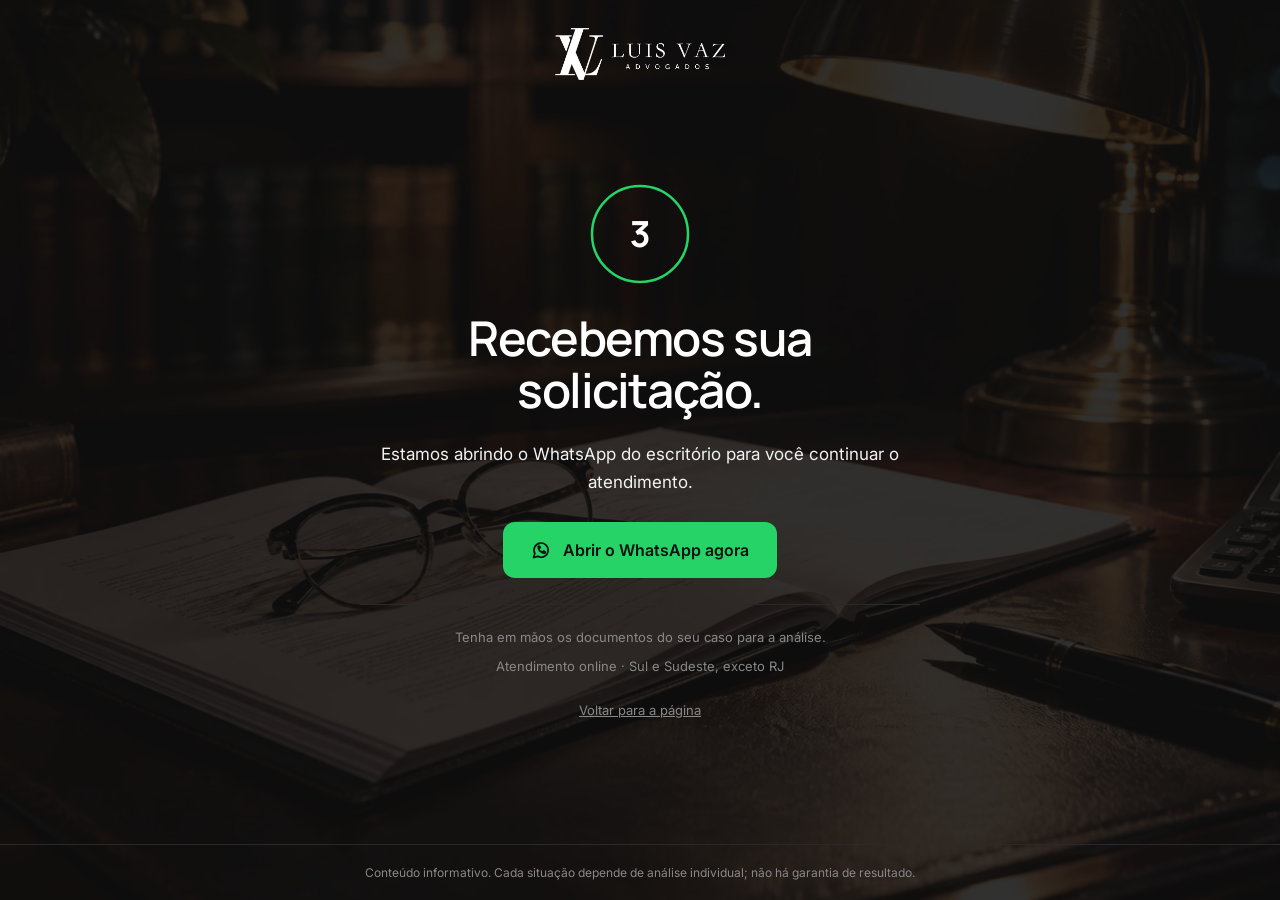
<file: redirect.html>
<!doctype html>
<html lang="pt-BR">
<head>
<meta charset="utf-8">
<meta name="viewport" content="width=device-width, initial-scale=1">
<meta name="robots" content="noindex, nofollow">
<title>Obrigado | Luis Vaz Advogados</title>
<meta name="theme-color" content="#101010">
<link rel="icon" type="image/png" href="/assets/img/favicon.png">
<link rel="apple-touch-icon" href="/assets/img/apple-touch-icon.png">
<link rel="preconnect" href="https://fonts.googleapis.com">
<link rel="preconnect" href="https://fonts.gstatic.com" crossorigin>
<link rel="stylesheet" href="https://fonts.googleapis.com/css2?family=Manrope:wght@500;600;700&amp;family=Inter:wght@400;500;600&amp;display=swap">
<style>
*,*::before,*::after{box-sizing:border-box}
body{margin:0;background:#101010;color:#FFFFFF;font-family:Inter,system-ui,sans-serif;-webkit-font-smoothing:antialiased}
a{color:#FFFFFF}
:focus-visible{outline:2px solid #25D366;outline-offset:3px}
.cta{transition:transform .2s ease,box-shadow .2s ease}
.cta:hover{transform:translateY(-2px);box-shadow:0 12px 32px rgba(37,211,102,.28)}
.ring{position:relative;width:104px;height:104px;display:flex;align-items:center;justify-content:center}
.ring svg.track{position:absolute;inset:0;transform:rotate(-90deg)}
.ring circle.bar{transition:stroke-dashoffset linear}
.fade{opacity:0;transform:translateY(14px);animation:in .7s cubic-bezier(.2,.7,.2,1) forwards}
@keyframes in{to{opacity:1;transform:none}}
@media (prefers-reduced-motion:reduce){.fade{animation:none;opacity:1;transform:none}.ring circle.bar{transition:none}}
</style>
<script src="/assets/js/config.js"></script>
<script src="/assets/js/tracking.js"></script>
</head>
<body>
<div style="position:relative; min-height:100vh; min-height:100dvh; overflow:hidden; display:flex; flex-direction:column">
  <img src="/assets/img/hero-c3.webp" alt="" aria-hidden="true" style="position:absolute; inset:0; width:100%; height:100%; object-fit:cover; opacity:.14">
  <header style="position:relative; display:flex; justify-content:center; padding:28px 24px 0">
    <a href="/" aria-label="Voltar para a página inicial"><img src="/assets/img/logo-branco.png" alt="Luis Vaz Advogados" width="661" height="203" style="width:170px; height:auto; display:block"></a>
  </header>
  <main style="position:relative; flex:1; display:flex; align-items:center; justify-content:center; padding:40px 24px 64px">
    <div style="width:100%; max-width:560px; display:flex; flex-direction:column; align-items:center; text-align:center; gap:26px">
      <div class="ring fade" aria-hidden="true">
        <svg class="track" width="104" height="104" viewBox="0 0 104 104"><circle cx="52" cy="52" r="48" fill="none" stroke="#292929" stroke-width="2"></circle><circle class="bar" id="bar" cx="52" cy="52" r="48" fill="none" stroke="#25D366" stroke-width="2.5" stroke-linecap="round" stroke-dasharray="301.6" stroke-dashoffset="301.6"></circle></svg>
        <span id="ct" style="font-family:Manrope,sans-serif; font-weight:700; font-size:36px; font-variant-numeric:tabular-nums">4</span>
      </div>
      <h1 class="fade" style="margin:0; font-family:Manrope,sans-serif; font-weight:600; letter-spacing:-.03em; font-size:clamp(32px,6vw,48px); line-height:1.08; animation-delay:.15s"><span id="saud">Recebemos</span> sua solicitação.</h1>
      <p class="fade" id="st" role="status" style="margin:0; font-size:17px; line-height:1.6; color:#F2F2F2; animation-delay:.3s">Estamos abrindo o WhatsApp do escritório para você continuar o atendimento.</p>
      <a class="cta fade" id="wa" href="#" rel="noopener" style="border-radius:12px; text-decoration:none; background:#25D366; color:#101010; padding:18px 28px; font-weight:600; font-size:16px; min-height:56px; display:inline-flex; align-items:center; gap:12px; animation-delay:.45s">
        <svg width="20" height="20" viewBox="0 0 24 24" fill="none" stroke="#101010" stroke-width="2" stroke-linecap="round" stroke-linejoin="round" aria-hidden="true"><path d="M3 21l1.6-4.8A8.5 8.5 0 1 1 8 19.6L3 21z"></path><path d="M9 9.5c.3 2.5 2.5 4.7 5 5l1.2-1.2 2 1-.6 1.6c-3.8.4-8.4-4.2-8-8l1.6-.6 1 2L9 9.5z"></path></svg>
        Abrir o WhatsApp agora
      </a>
      <div class="fade" style="width:100%; display:flex; flex-direction:column; gap:8px; border-top:1px solid #292929; padding-top:22px; font-size:13px; color:#888888; line-height:1.6; animation-delay:.6s">
        <span>Tenha em mãos os documentos do seu caso para a análise.</span>
        <span>Atendimento online · Sul e Sudeste, exceto RJ</span>
      </div>
      <a href="/" class="fade" style="font-size:13px; color:#888888; animation-delay:.7s">Voltar para a página</a>
    </div>
  </main>
  <footer style="position:relative; border-top:1px solid #292929">
    <p style="max-width:1200px; margin:0 auto; padding:18px 24px; font-size:12px; line-height:1.6; color:#888888; text-align:center">Conteúdo informativo. Cada situação depende de análise individual; não há garantia de resultado.</p>
  </footer>
</div>
<script>
(function () {
  var C = window.LP_CONFIG || {};
  var nome = (window.LP && window.LP.read('lp_lead_nome')) || '';
  if (nome) document.getElementById('saud').textContent = 'Obrigado, ' + nome + '. Recebemos';

  var num = String(C.WHATSAPP_NUMBER || '').replace(/\D/g, '');
  var text = String(C.WHATSAPP_MESSAGE || '').replace('{nome}', nome || '').replace(/\s+/g, ' ').trim();
  var url = 'https://wa.me/' + num + '?text=' + encodeURIComponent(text);
  var ready = num.length >= 12;
  var wa = document.getElementById('wa');
  wa.href = ready ? url : '#';

  // Evento de conversão (Pixel), uma vez por lead
  var leadId = window.LP && window.LP.read('lp_lead_id');
  if (window.LP && leadId && window.LP.read('lp_pixel_sent') !== leadId) {
    window.LP.store('lp_pixel_sent', leadId);
    window.LP.pixel('Lead');
  }

  var secs = Math.max(1, parseInt(C.REDIRECT_SECONDS, 10) || 4), left = secs;
  var ct = document.getElementById('ct'), st = document.getElementById('st'), bar = document.getElementById('bar');
  ct.textContent = left;
  requestAnimationFrame(function () {
    bar.style.transitionDuration = secs + 's';
    requestAnimationFrame(function () { bar.style.strokeDashoffset = '0'; });
  });
  var t = setInterval(function () {
    left -= 1;
    if (left <= 0) {
      clearInterval(t);
      ct.textContent = '✓';
      if (ready) { st.textContent = 'Abrindo o WhatsApp… Se não abrir, toque no botão abaixo.'; location.href = url; }
      else st.textContent = 'Toque no botão para abrir o WhatsApp.';
      return;
    }
    ct.textContent = left;
  }, 1000);
})();
</script>
</body>
</html>
</file>
<file: assets/css/lp.css>
/* LP Luis Vaz Advogados — Direito Bancário */
*,*::before,*::after{box-sizing:border-box}
html{scroll-behavior:smooth;-webkit-text-size-adjust:100%}
body{margin:0;background:#101010;-webkit-font-smoothing:antialiased}
img{max-width:100%}
a{color:#FFFFFF}a:hover{color:#F2F2F2}
h1,h2,h3,p{text-wrap:pretty}
:focus-visible{outline:2px solid #25D366;outline-offset:3px}
section[id],#form{scroll-margin-top:16px}

.cta{transition:transform .2s ease,box-shadow .2s ease,background-color .2s ease}
.cta:hover{transform:translateY(-2px);box-shadow:0 12px 32px rgba(37,211,102,.28)}
.cta:active{transform:translateY(0)}
.zoom img{transition:transform .8s ease}.zoom:hover img{transform:scale(1.04)}
.navl:hover{color:#FFFFFF!important}

/* Fundos com parallax */
.px{background-color:#101010;background-size:cover;background-position:center;background-attachment:fixed}
.px-hero{background-image:url(/assets/img/hero-c3.webp)}
.px-steps{background-image:url(/assets/img/arquitetura-c.webp)}
.px-form{background-image:url(/assets/img/predio-c2.webp)}
@media (hover:none),(max-width:1024px){.px{background-attachment:scroll}}

/* Perguntas frequentes */
.faq{width:100%;box-sizing:border-box;background:#FFFFFF;border-radius:18px;padding:0 24px}
.faq summary{list-style:none;cursor:pointer;min-height:68px;padding:20px 0;display:flex;justify-content:space-between;gap:24px;align-items:center;font-family:Inter,sans-serif;font-size:17px;font-weight:500;color:#101010}
.faq summary::-webkit-details-marker{display:none}
.faq-i{position:relative;width:32px;height:32px;border-radius:10px;border:1px solid #101010;flex:0 0 auto}
.faq-i::before,.faq-i::after{content:"";position:absolute;left:50%;top:50%;width:12px;height:1.5px;background:#101010;transform:translate(-50%,-50%);transition:transform .25s ease}
.faq-i::after{transform:translate(-50%,-50%) rotate(90deg)}
.faq[open] .faq-i::after{transform:translate(-50%,-50%) rotate(0)}
.faq p{margin:0;padding:0 0 24px;font-size:15px;line-height:1.7;color:#292929}

/* Formulário */
.fld{display:flex;flex-direction:column;gap:8px;width:100%}
.fld label{font-size:13px;font-weight:600;letter-spacing:.04em;color:#101010}
.fld input{width:100%;height:52px;border-radius:12px;border:1px solid #888888;padding:0 16px;font-size:16px;font-family:Inter,sans-serif;color:#101010;background:#FFFFFF;transition:border-color .2s}
.fld input:focus{outline:2px solid #25D366;outline-offset:2px;border-color:#101010}
.fld-err{display:none;font-size:13px;color:#B3261E}
.fld.bad input{border-color:#B3261E}
.fld.bad .fld-err{display:block}
.hp{position:absolute;left:-9999px;width:1px;height:1px;overflow:hidden}
.f-btn{width:100%;min-height:56px;border:0;border-radius:12px;background:#25D366;color:#101010;font-family:Inter,sans-serif;font-size:16px;font-weight:600;cursor:pointer;display:flex;align-items:center;justify-content:center;gap:10px}
.f-btn[disabled]{opacity:.75;cursor:progress;transform:none;box-shadow:none}
.f-btn.sending svg{animation:pulse 1s ease-in-out infinite}
@keyframes pulse{50%{opacity:.35}}
.f-msg{display:none;margin:0;font-size:13px;line-height:1.5;color:#B3261E;background:#FDECEA;border-radius:10px;padding:12px 14px}
.f-msg.on{display:block}
.f-msg a{color:#101010;font-weight:600}

/* Revelação ao rolar */
.js .rv{opacity:0;transform:translateY(28px);transition:opacity .8s ease,transform .8s cubic-bezier(.2,.7,.2,1)}
.js .rv.in{opacity:1;transform:none}
@media (prefers-reduced-motion:reduce){
  html{scroll-behavior:auto}
  .js .rv{opacity:1;transform:none;transition:none}
  .cta,.zoom img{transition:none}
  .px{background-attachment:scroll}
}

/* Mobile: tudo centralizado */
@media (max-width:720px){
  .lp,.lp *{text-align:center!important}
  .lp div,.lp header,.lp nav,.lp ul,.lp ol,.lp li,.lp article,.lp form,.lp button,.lp summary{justify-content:center!important;align-items:center!important}
  .lp a{align-self:center!important;justify-content:center!important}
  .lp .fld{align-items:stretch!important}
  .lp .fld label,.lp .fld-err{align-self:center}
  .m-hide{display:none!important}
  .m-pad{padding-top:64px!important;padding-bottom:64px!important}
  /* listas com ícone: bloco centralizado, itens alinhados à esquerda */
  .lp ul{width:fit-content;max-width:100%;margin-left:auto!important;margin-right:auto!important;justify-items:start;align-items:flex-start!important;grid-template-columns:1fr!important}
  .lp ul li,.lp ul li *{text-align:left!important}
  .lp ul li{justify-content:flex-start!important}
  .lp .pqc{transform:none!important}
  .lp .pqc > div:last-child > div:first-child{display:flex;justify-content:center}
  .lp .bento>*{flex-direction:column!important;text-align:center!important}
  .bento .b-img{min-height:300px!important}
  .lp .foco{padding:28px!important}
  /* topo mais compacto no mobile */
  .hero-in{padding-top:118px!important;padding-bottom:24px!important;gap:22px!important}
  #topo{min-height:0!important}
  /* "Para quem": alinhado à esquerda */
  .lp .pq{justify-content:flex-start!important;align-items:center!important;column-gap:16px!important;row-gap:12px!important}
  .lp .pq,.lp .pq *{text-align:left!important}
  .lp .pq h3{flex:1 1 200px!important}
  .lp .pq > span:last-child{flex:1 1 100%!important}
  .lp .faq summary{justify-content:space-between!important;gap:16px}
  .faq summary > span:first-child{flex:1;min-width:0}
}

/* Ajustes finos no celular */
.f-btn svg{flex:0 0 auto}
@media (max-width:720px){
  .f-btn{font-size:15px;padding:0 16px}
  #como-funciona li > div:first-child{gap:14px}
}

/* Foco de atuação e bento da experiência */
.foco{transition:transform .3s ease,border-color .3s ease}
.foco:hover{transform:translateY(-4px);border-color:rgba(37,211,102,.35)!important}
@media (max-width:1024px){
  .bento{grid-template-columns:repeat(2,minmax(0,1fr))!important}
  .bento>*{grid-column:span 2!important;grid-row:auto!important}
  .bento .b-img{min-height:360px!important}
  .bento{grid-auto-rows:auto!important}
}

/* Cards "Para quem" */
.pqc{transition:transform .35s ease,box-shadow .35s ease}
.pqc:hover{box-shadow:0 30px 70px rgba(16,16,16,.16)!important}

/* Cards de situações */
.sit{transition:transform .25s ease,box-shadow .25s ease}
.sit:hover{transform:translateY(-3px);box-shadow:0 14px 30px rgba(16,16,16,.08)}
@media (max-width:720px){.sit{flex-direction:column}}
</file>
